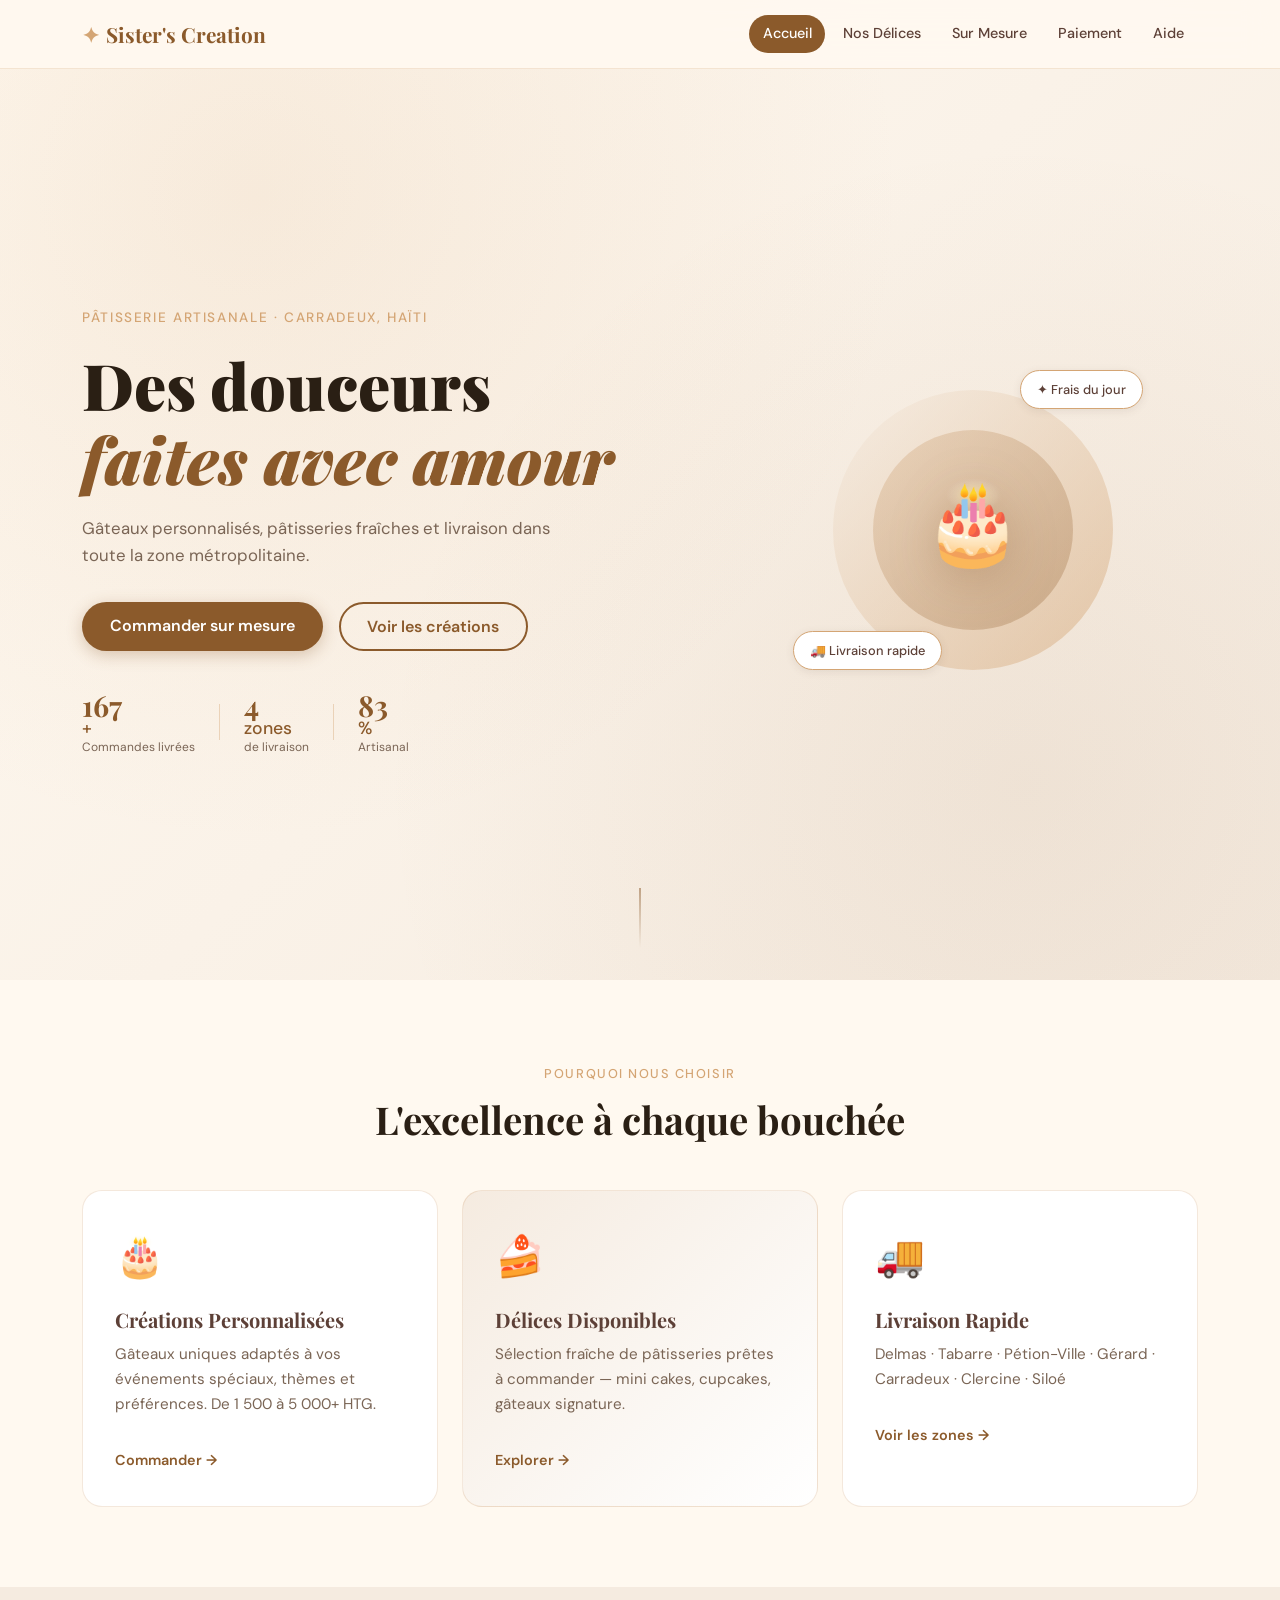
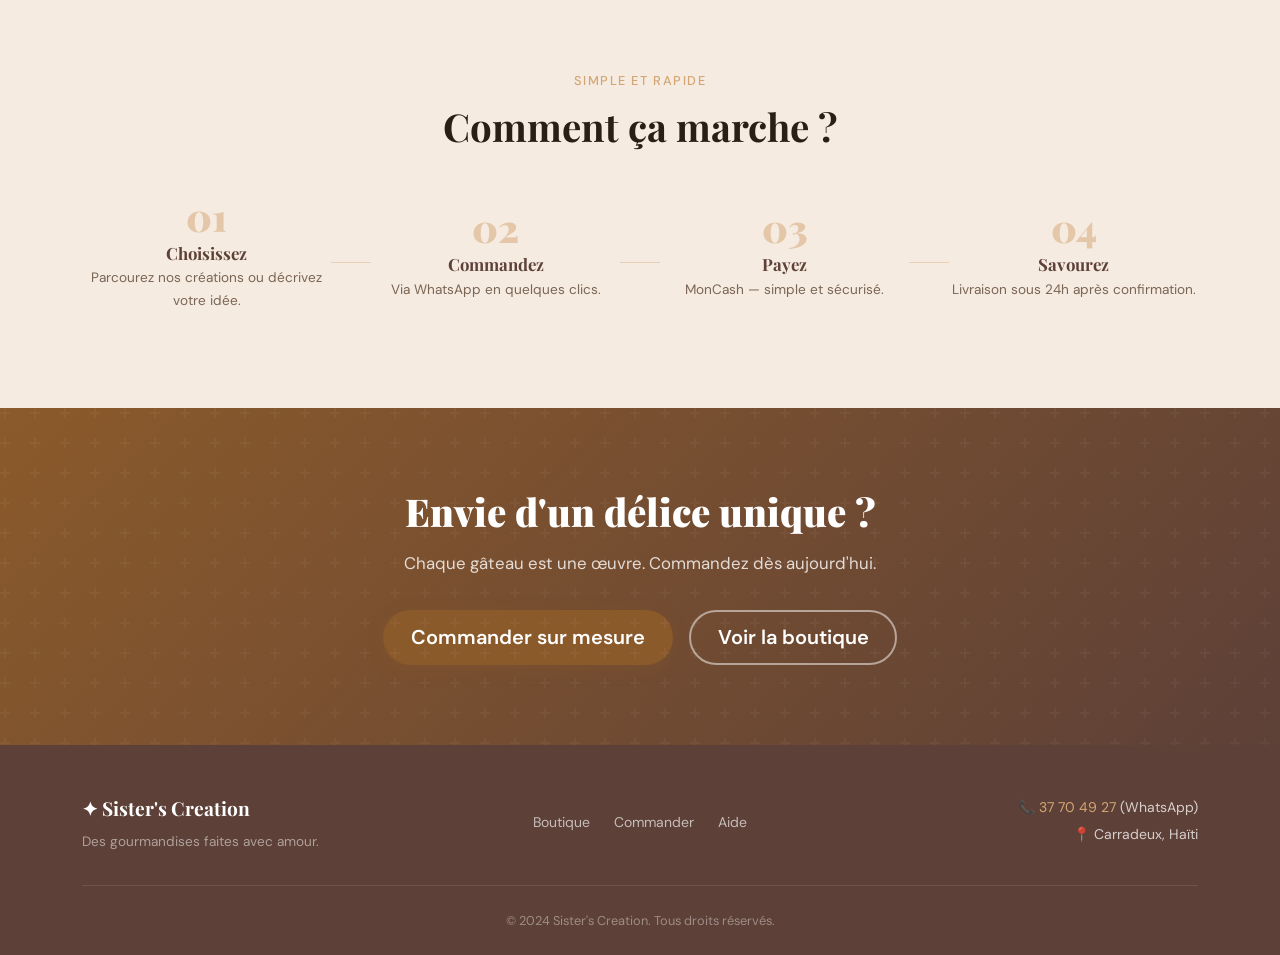
<file: index.html>
<!DOCTYPE html>
<html lang="fr">
<head>
  <meta charset="UTF-8" />
  <meta name="viewport" content="width=device-width, initial-scale=1.0"/>
  <meta name="description" content="Sister's Creation – Des gourmandises artisanales sur mesure à Carradeux, Haïti.">
  <title>The Sister's Creation – Pâtisserie Artisanale</title>
  <link href="https://cdn.jsdelivr.net/npm/bootstrap@5.3.3/dist/css/bootstrap.min.css" rel="stylesheet">
  <link href="https://fonts.googleapis.com/css2?family=Playfair+Display:wght@400;700;900&family=DM+Sans:wght@300;400;500&display=swap" rel="stylesheet">
  <link rel="stylesheet" href="style.css">
</head>
<body>

  <!-- NAVBAR -->
  <nav class="navbar navbar-expand-lg sc-navbar fixed-top">
    <div class="container">
      <a class="navbar-brand sc-brand" href="index.html">
        <span class="brand-icon">✦</span> Sister's Creation
      </a>
      <button class="navbar-toggler sc-toggler" type="button" data-bs-toggle="collapse" data-bs-target="#navMenu">
        <span class="toggler-line"></span>
        <span class="toggler-line"></span>
        <span class="toggler-line"></span>
      </button>
      <div class="collapse navbar-collapse" id="navMenu">
        <ul class="navbar-nav ms-auto gap-1">
          <li class="nav-item"><a class="nav-link sc-nav-link active" href="index.html">Accueil</a></li>
          <li class="nav-item"><a class="nav-link sc-nav-link" href="boutique.html">Nos Délices</a></li>
          <li class="nav-item"><a class="nav-link sc-nav-link" href="commande.html">Sur Mesure</a></li>
          <li class="nav-item"><a class="nav-link sc-nav-link" href="paiement.html">Paiement</a></li>
          <li class="nav-item"><a class="nav-link sc-nav-link" href="aide.html">Aide</a></li>
        </ul>
      </div>
    </div>
  </nav>

  <!-- HERO -->
  <section class="hero-section d-flex align-items-center">
    <div class="hero-bg-pattern"></div>
    <div class="container position-relative">
      <div class="row align-items-center min-vh-100">
        <div class="col-lg-7 hero-text-col">
          <div class="hero-label reveal-up">Pâtisserie Artisanale · Carradeux, Haïti</div>
          <h1 class="hero-title reveal-up delay-1">Des douceurs <br><em>faites avec amour</em></h1>
          <p class="hero-desc reveal-up delay-2">Gâteaux personnalisés, pâtisseries fraîches et livraison dans toute la zone métropolitaine.</p>
          <div class="hero-btns reveal-up delay-3">
            <a href="commande.html" class="btn sc-btn-primary">Commander sur mesure</a>
            <a href="boutique.html" class="btn sc-btn-outline">Voir les créations</a>
          </div>
          <div class="hero-stats reveal-up delay-4">
            <div class="stat-item"><span class="stat-num" data-target="200">0</span><span>+</span><small>Commandes livrées</small></div>
            <div class="stat-divider"></div>
            <div class="stat-item"><span class="stat-num" data-target="5">0</span><span> zones</span><small>de livraison</small></div>
            <div class="stat-divider"></div>
            <div class="stat-item"><span class="stat-num" data-target="100">0</span><span>%</span><small>Artisanal</small></div>
          </div>
        </div>
        <div class="col-lg-5 hero-visual-col d-none d-lg-flex justify-content-center">
          <div class="hero-cake-visual reveal-right">
            <div class="cake-circle cake-circle-1"></div>
            <div class="cake-circle cake-circle-2"></div>
            <div class="cake-emoji">🎂</div>
            <div class="float-badge float-badge-1">✦ Frais du jour</div>
            <div class="float-badge float-badge-2">🚚 Livraison rapide</div>
          </div>
        </div>
      </div>
    </div>
    <div class="hero-scroll-indicator">
      <div class="scroll-line"></div>
    </div>
  </section>

  <!-- FEATURES -->
  <section class="features-section py-6">
    <div class="container">
      <div class="section-header text-center mb-5 reveal-up">
        <span class="section-tag">Pourquoi nous choisir</span>
        <h2 class="section-title">L'excellence à chaque bouchée</h2>
      </div>
      <div class="row g-4">
        <div class="col-md-4 reveal-up delay-1">
          <div class="feature-card">
            <div class="feature-icon-wrap"><span>🎂</span></div>
            <h3>Créations Personnalisées</h3>
            <p>Gâteaux uniques adaptés à vos événements spéciaux, thèmes et préférences. De 1 500 à 5 000+ HTG.</p>
            <a href="commande.html" class="feature-link">Commander →</a>
          </div>
        </div>
        <div class="col-md-4 reveal-up delay-2">
          <div class="feature-card feature-card-accent">
            <div class="feature-icon-wrap"><span>🍰</span></div>
            <h3>Délices Disponibles</h3>
            <p>Sélection fraîche de pâtisseries prêtes à commander — mini cakes, cupcakes, gâteaux signature.</p>
            <a href="boutique.html" class="feature-link">Explorer →</a>
          </div>
        </div>
        <div class="col-md-4 reveal-up delay-3">
          <div class="feature-card">
            <div class="feature-icon-wrap"><span>🚚</span></div>
            <h3>Livraison Rapide</h3>
            <p>Delmas · Tabarre · Pétion-Ville · Gérard · Carradeux · Clercine · Siloé</p>
            <a href="paiement.html" class="feature-link">Voir les zones →</a>
          </div>
        </div>
      </div>
    </div>
  </section>

  <!-- PROCESS -->
  <section class="process-section py-6">
    <div class="container">
      <div class="section-header text-center mb-5 reveal-up">
        <span class="section-tag">Simple et rapide</span>
        <h2 class="section-title">Comment ça marche ?</h2>
      </div>
      <div class="process-timeline">
        <div class="process-step reveal-up delay-1">
          <div class="process-num">01</div>
          <div class="process-content">
            <h4>Choisissez</h4>
            <p>Parcourez nos créations ou décrivez votre idée.</p>
          </div>
        </div>
        <div class="process-connector"></div>
        <div class="process-step reveal-up delay-2">
          <div class="process-num">02</div>
          <div class="process-content">
            <h4>Commandez</h4>
            <p>Via WhatsApp en quelques clics.</p>
          </div>
        </div>
        <div class="process-connector"></div>
        <div class="process-step reveal-up delay-3">
          <div class="process-num">03</div>
          <div class="process-content">
            <h4>Payez</h4>
            <p>MonCash — simple et sécurisé.</p>
          </div>
        </div>
        <div class="process-connector"></div>
        <div class="process-step reveal-up delay-4">
          <div class="process-num">04</div>
          <div class="process-content">
            <h4>Savourez</h4>
            <p>Livraison sous 24h après confirmation.</p>
          </div>
        </div>
      </div>
    </div>
  </section>

  <!-- CTA BANNER -->
  <section class="cta-banner py-6 reveal-up">
    <div class="container text-center">
      <h2 class="cta-title">Envie d'un délice unique ?</h2>
      <p class="cta-sub">Chaque gâteau est une œuvre. Commandez dès aujourd'hui.</p>
      <div class="d-flex gap-3 justify-content-center flex-wrap">
        <a href="commande.html" class="btn sc-btn-primary btn-lg">Commander sur mesure</a>
        <a href="boutique.html" class="btn sc-btn-outline btn-lg">Voir la boutique</a>
      </div>
    </div>
  </section>

  <!-- FOOTER -->
  <footer class="sc-footer">
    <div class="container">
      <div class="row align-items-center">
        <div class="col-md-4 mb-3 mb-md-0">
          <div class="footer-brand">✦ Sister's Creation</div>
          <p class="footer-tagline">Des gourmandises faites avec amour.</p>
        </div>
        <div class="col-md-4 mb-3 mb-md-0 text-center">
          <div class="footer-nav">
            <a href="boutique.html">Boutique</a>
            <a href="commande.html">Commander</a>
            <a href="aide.html">Aide</a>
          </div>
        </div>
        <div class="col-md-4 text-md-end">
          <p class="footer-contact">📞 <a href="https://wa.me/50937704927">37 70 49 27</a> (WhatsApp)</p>
          <p class="footer-contact">📍 Carradeux, Haïti</p>
        </div>
      </div>
      <div class="footer-bottom">
        <p>&copy; 2024 Sister's Creation. Tous droits réservés.</p>
      </div>
    </div>
  </footer>

  <script src="https://cdn.jsdelivr.net/npm/bootstrap@5.3.3/dist/js/bootstrap.bundle.min.js"></script>
  <script src="main.js"></script>
</body>
</html>
</file>
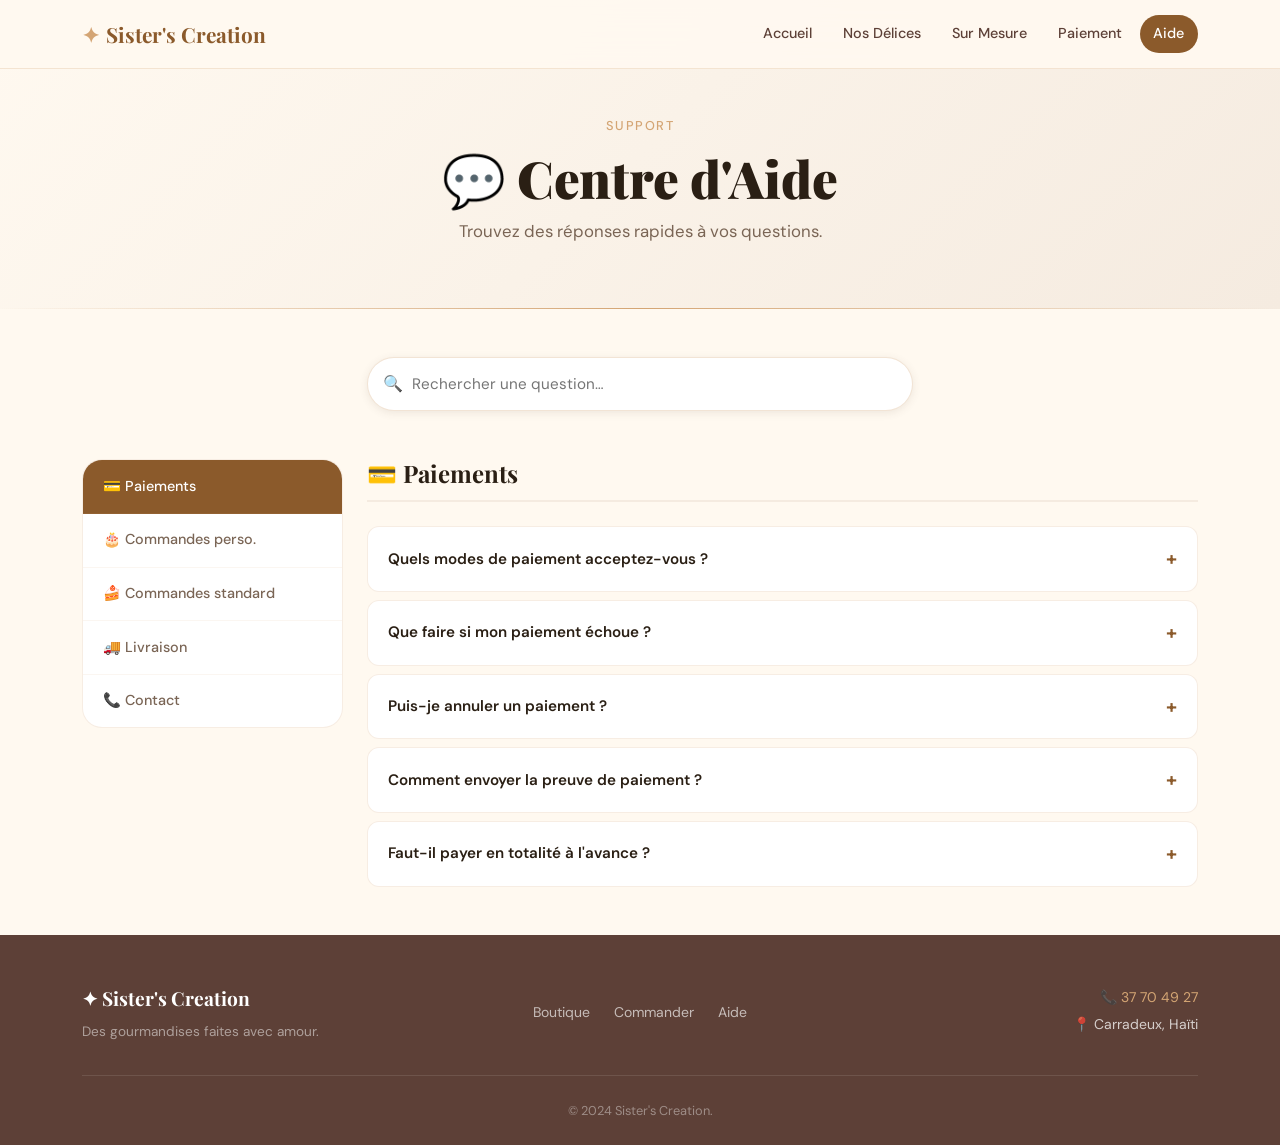
<file: aide.html>
<!DOCTYPE html>
<html lang="fr">
<head>
  <meta charset="UTF-8" />
  <meta name="viewport" content="width=device-width, initial-scale=1.0"/>
  <title>Aide – Sister's Creation</title>
  <link href="https://cdn.jsdelivr.net/npm/bootstrap@5.3.3/dist/css/bootstrap.min.css" rel="stylesheet">
  <link href="https://fonts.googleapis.com/css2?family=Playfair+Display:wght@400;700;900&family=DM+Sans:wght@300;400;500&display=swap" rel="stylesheet">
  <link rel="stylesheet" href="style.css">
</head>
<body>

  <nav class="navbar navbar-expand-lg sc-navbar fixed-top">
    <div class="container">
      <a class="navbar-brand sc-brand" href="index.html"><span class="brand-icon">✦</span> Sister's Creation</a>
      <button class="navbar-toggler sc-toggler" type="button" data-bs-toggle="collapse" data-bs-target="#navMenu">
        <span class="toggler-line"></span><span class="toggler-line"></span><span class="toggler-line"></span>
      </button>
      <div class="collapse navbar-collapse" id="navMenu">
        <ul class="navbar-nav ms-auto gap-1">
          <li class="nav-item"><a class="nav-link sc-nav-link" href="index.html">Accueil</a></li>
          <li class="nav-item"><a class="nav-link sc-nav-link" href="boutique.html">Nos Délices</a></li>
          <li class="nav-item"><a class="nav-link sc-nav-link" href="commande.html">Sur Mesure</a></li>
          <li class="nav-item"><a class="nav-link sc-nav-link" href="paiement.html">Paiement</a></li>
          <li class="nav-item"><a class="nav-link sc-nav-link active" href="aide.html">Aide</a></li>
        </ul>
      </div>
    </div>
  </nav>

  <section class="page-header">
    <div class="container text-center">
      <span class="section-tag reveal-up">Support</span>
      <h1 class="page-title reveal-up delay-1">💬 Centre d'Aide</h1>
      <p class="page-subtitle reveal-up delay-2">Trouvez des réponses rapides à vos questions.</p>
    </div>
  </section>

  <main class="py-5">
    <div class="container">

      <!-- SEARCH -->
      <div class="row justify-content-center mb-5 reveal-up">
        <div class="col-md-6">
          <div class="search-wrap">
            <span class="search-icon">🔍</span>
            <input type="text" id="faq-search" class="sc-search" placeholder="Rechercher une question…">
          </div>
        </div>
      </div>

      <div class="row g-4">

        <!-- SIDEBAR CATEGORIES -->
        <div class="col-lg-3 reveal-up delay-1">
          <div class="help-categories">
            <div class="help-cat active" data-tab="payment">💳 Paiements</div>
            <div class="help-cat" data-tab="custom">🎂 Commandes perso.</div>
            <div class="help-cat" data-tab="standard">🍰 Commandes standard</div>
            <div class="help-cat" data-tab="delivery">🚚 Livraison</div>
            <div class="help-cat" data-tab="contact">📞 Contact</div>
          </div>
        </div>

        <!-- CONTENT -->
        <div class="col-lg-9 reveal-up delay-2">

          <!-- PAIEMENTS -->
          <div class="help-panel active" id="tab-payment">
            <h2 class="help-panel-title">💳 Paiements</h2>
            <div class="faq-group">
              <div class="faq-item">
                <button class="faq-question" type="button">Quels modes de paiement acceptez-vous ? <span class="faq-icon">+</span></button>
                <div class="faq-answer">Nous acceptons uniquement <strong>MonCash</strong> (Digicel). Aucun paiement en espèces ou virement bancaire classique n'est accepté pour les commandes en ligne.</div>
              </div>
              <div class="faq-item">
                <button class="faq-question" type="button">Que faire si mon paiement échoue ? <span class="faq-icon">+</span></button>
                <div class="faq-answer">Vérifiez d'abord le solde de votre portefeuille MonCash en composant le <code>*202#</code>. Si le problème persiste, contactez le support MonCash au numéro indiqué dans l'application ou réessayez plus tard.</div>
              </div>
              <div class="faq-item">
                <button class="faq-question" type="button">Puis-je annuler un paiement ? <span class="faq-icon">+</span></button>
                <div class="faq-answer">Les paiements MonCash ne sont pas annulables une fois validés. Si vous souhaitez annuler votre commande, <strong>contactez-nous immédiatement</strong> via WhatsApp et nous ferons notre possible pour vous aider.</div>
              </div>
              <div class="faq-item">
                <button class="faq-question" type="button">Comment envoyer la preuve de paiement ? <span class="faq-icon">+</span></button>
                <div class="faq-answer">Prenez une capture d'écran de la confirmation MonCash et envoyez-la par WhatsApp au <strong>37 70 49 27</strong> avec votre nom et numéro de commande.</div>
              </div>
              <div class="faq-item">
                <button class="faq-question" type="button">Faut-il payer en totalité à l'avance ? <span class="faq-icon">+</span></button>
                <div class="faq-answer">Pour les commandes personnalisées, un <strong>acompte de 30%</strong> est requis pour confirmer la commande. Le solde est payé à la livraison. Pour les commandes standards, le paiement intégral est requis.</div>
              </div>
            </div>
          </div>

          <!-- COMMANDES PERSO -->
          <div class="help-panel" id="tab-custom">
            <h2 class="help-panel-title">🎂 Commandes Personnalisées</h2>
            <div class="faq-group">
              <div class="faq-item">
                <button class="faq-question" type="button">Quel est le délai pour une commande personnalisée ? <span class="faq-icon">+</span></button>
                <div class="faq-answer">Il faut un préavis de <strong>3 à 5 jours</strong> selon la complexité. Les créations très élaborées (plusieurs étages, décors complexes) peuvent nécessiter jusqu'à 7 jours.</div>
              </div>
              <div class="faq-item">
                <button class="faq-question" type="button">Puis-je apporter ma propre image pour le gâteau ? <span class="faq-icon">+</span></button>
                <div class="faq-answer">Oui ! Nous pouvons imprimer des <strong>images comestibles</strong> sur vos gâteaux. Envoyez l'image en haute résolution (minimum 300 DPI) au moins 4 jours à l'avance via WhatsApp.</div>
              </div>
              <div class="faq-item">
                <button class="faq-question" type="button">Quels sont les prix pour une commande personnalisée ? <span class="faq-icon">+</span></button>
                <div class="faq-answer">Les prix commencent à <strong>1 500 HTG</strong> pour une création simple et peuvent aller jusqu'à <strong>5 000 HTG ou plus</strong> pour des pièces élaborées. Un devis vous est fourni après description de votre idée.</div>
              </div>
              <div class="faq-item">
                <button class="faq-question" type="button">Quelles saveurs proposez-vous ? <span class="faq-icon">+</span></button>
                <div class="faq-answer">Nous proposons : chocolat, vanille, fraise, noix de coco, citron, et des combinaisons sur demande. Mentionnez vos préférences dans le formulaire de commande.</div>
              </div>
            </div>
          </div>

          <!-- COMMANDES STANDARD -->
          <div class="help-panel" id="tab-standard">
            <h2 class="help-panel-title">🍰 Commandes Standards</h2>
            <div class="faq-group">
              <div class="faq-item">
                <button class="faq-question" type="button">Comment commander un délice standard ? <span class="faq-icon">+</span></button>
                <div class="faq-answer">Parcourez notre <a href="boutique.html">boutique en ligne</a>, cliquez sur "Commander" à côté du produit souhaité. WhatsApp s'ouvrira avec votre commande pré-remplie.</div>
              </div>
              <div class="faq-item">
                <button class="faq-question" type="button">Puis-je modifier ma commande après paiement ? <span class="faq-icon">+</span></button>
                <div class="faq-answer">Les modifications ne sont possibles que si la préparation n'a pas encore commencé. <strong>Contactez-nous immédiatement</strong> par téléphone dès que vous souhaitez modifier votre commande.</div>
              </div>
              <div class="faq-item">
                <button class="faq-question" type="button">Jusqu'à quelle heure puis-je commander ? <span class="faq-icon">+</span></button>
                <div class="faq-answer">Les commandes standards peuvent être passées jusqu'à <strong>18h la veille</strong> pour une livraison le lendemain. Pour une livraison le jour même, commandez avant <strong>10h du matin</strong>.</div>
              </div>
            </div>
          </div>

          <!-- LIVRAISON -->
          <div class="help-panel" id="tab-delivery">
            <h2 class="help-panel-title">🚚 Livraison</h2>
            <div class="faq-group">
              <div class="faq-item">
                <button class="faq-question" type="button">Quelles zones sont couvertes par la livraison ? <span class="faq-icon">+</span></button>
                <div class="faq-answer">Nous livrons dans les zones suivantes : <strong>Delmas, Tabarre, Pétion-Ville, Gérard, Carradeux, Clercine</strong> et <strong>Siloé</strong>. Pour d'autres zones, contactez-nous pour vérifier la faisabilité.</div>
              </div>
              <div class="faq-item">
                <button class="faq-question" type="button">Y a-t-il des frais de livraison ? <span class="faq-icon">+</span></button>
                <div class="faq-answer">Les frais de livraison varient selon la zone. Ils vous seront communiqués lors de la confirmation de commande.</div>
              </div>
              <div class="faq-item">
                <button class="faq-question" type="button">Quel est le délai de livraison ? <span class="faq-icon">+</span></button>
                <div class="faq-answer">La livraison s'effectue généralement sous <strong>24h après réception du paiement</strong> pour les commandes standards. Pour les créations personnalisées, le délai est de 3 à 5 jours.</div>
              </div>
            </div>
          </div>

          <!-- CONTACT -->
          <div class="help-panel" id="tab-contact">
            <h2 class="help-panel-title">📞 Contactez-nous</h2>
            <div class="row g-3 mb-4">
              <div class="col-sm-4">
                <div class="contact-chip">
                  <div class="contact-chip-icon">📧</div>
                  <h5>Email</h5>
                  <p>francillonlaurie98@gmail.com</p>
                  <small>Réponse sous 24h</small>
                </div>
              </div>
              <div class="col-sm-4">
                <div class="contact-chip contact-chip-highlight">
                  <div class="contact-chip-icon">📱</div>
                  <h5>WhatsApp</h5>
                  <p><a href="https://wa.me/50937704927">37 70 49 27</a></p>
                  <small>Preuves de paiement</small>
                </div>
              </div>
              <div class="col-sm-4">
                <div class="contact-chip">
                  <div class="contact-chip-icon">📍</div>
                  <h5>Adresse</h5>
                  <p>Carradeux, Haïti</p>
                  <small>Sur commande uniquement</small>
                </div>
              </div>
            </div>

            <div class="sc-form-container">
              <h3 class="form-title" style="font-size:1.4rem">Envoyer un message</h3>
              <form id="contact-form">
                <div class="row g-3">
                  <div class="col-md-6">
                    <label class="sc-label required">Nom complet</label>
                    <input type="text" id="c-name" class="sc-input" required placeholder="Votre nom">
                  </div>
                  <div class="col-md-6">
                    <label class="sc-label required">Téléphone</label>
                    <input type="tel" id="c-phone" class="sc-input" required placeholder="Votre numéro">
                  </div>
                  <div class="col-12">
                    <label class="sc-label required">Sujet</label>
                    <select id="c-subject" class="sc-input" required>
                      <option value="">Sélectionnez un sujet</option>
                      <option value="Problème de paiement">Problème de paiement</option>
                      <option value="Commande personnalisée">Commande personnalisée</option>
                      <option value="Commande standard">Commande standard</option>
                      <option value="Problème de livraison">Problème de livraison</option>
                      <option value="Autre">Autre</option>
                    </select>
                  </div>
                  <div class="col-12">
                    <label class="sc-label required">Message</label>
                    <textarea id="c-message" class="sc-input" rows="4" required placeholder="Décrivez votre question…"></textarea>
                  </div>
                  <div class="col-12">
                    <button type="button" onclick="sendContact()" class="btn sc-btn-whatsapp w-100">📱 Envoyer via WhatsApp</button>
                  </div>
                </div>
              </form>
            </div>
          </div>

        </div>
      </div>
    </div>
  </main>

  <footer class="sc-footer">
    <div class="container">
      <div class="row align-items-center">
        <div class="col-md-4 mb-3 mb-md-0"><div class="footer-brand">✦ Sister's Creation</div><p class="footer-tagline">Des gourmandises faites avec amour.</p></div>
        <div class="col-md-4 mb-3 mb-md-0 text-center"><div class="footer-nav"><a href="boutique.html">Boutique</a><a href="commande.html">Commander</a><a href="aide.html">Aide</a></div></div>
        <div class="col-md-4 text-md-end"><p class="footer-contact">📞 <a href="https://wa.me/50937704927">37 70 49 27</a></p><p class="footer-contact">📍 Carradeux, Haïti</p></div>
      </div>
      <div class="footer-bottom"><p>&copy; 2024 Sister's Creation.</p></div>
    </div>
  </footer>

  <script src="https://cdn.jsdelivr.net/npm/bootstrap@5.3.3/dist/js/bootstrap.bundle.min.js"></script>
  <script src="main.js"></script>
  <script>
    // Tabs
    document.querySelectorAll('.help-cat').forEach(cat => {
      cat.addEventListener('click', function() {
        document.querySelectorAll('.help-cat').forEach(c => c.classList.remove('active'));
        document.querySelectorAll('.help-panel').forEach(p => p.classList.remove('active'));
        this.classList.add('active');
        document.getElementById('tab-' + this.dataset.tab).classList.add('active');
      });
    });

    // FAQ accordion
    document.querySelectorAll('.faq-question').forEach(btn => {
      btn.addEventListener('click', function() {
        const item = this.closest('.faq-item');
        const isOpen = item.classList.contains('open');
        document.querySelectorAll('.faq-item').forEach(i => {
          i.classList.remove('open');
          i.querySelector('.faq-icon').textContent = '+';
        });
        if (!isOpen) {
          item.classList.add('open');
          this.querySelector('.faq-icon').textContent = '−';
        }
      });
    });

    // Search
    document.getElementById('faq-search').addEventListener('input', function() {
      const q = this.value.toLowerCase().trim();
      if (!q) { document.querySelectorAll('.faq-item').forEach(i => i.style.display = ''); return; }
      document.querySelectorAll('.faq-item').forEach(item => {
        item.style.display = item.textContent.toLowerCase().includes(q) ? '' : 'none';
      });
      // Activate all panels to show results
      document.querySelectorAll('.help-panel').forEach(p => p.classList.add('active'));
    });

    function sendContact() {
      const name = document.getElementById('c-name').value;
      const phone = document.getElementById('c-phone').value;
      const subject = document.getElementById('c-subject').value;
      const message = document.getElementById('c-message').value;
      if (!name || !phone || !subject || !message) { alert('⚠️ Veuillez remplir tous les champs.'); return; }
      const msg = `Bonjour !\n\nJe m'appelle ${name}.\nMon numéro : ${phone}\n\nSujet : ${subject}\n\nMessage :\n${message}`;
      window.open(`https://wa.me/50937704927?text=${encodeURIComponent(msg)}`, '_blank');
    }
  </script>
</body>
</html>
</file>
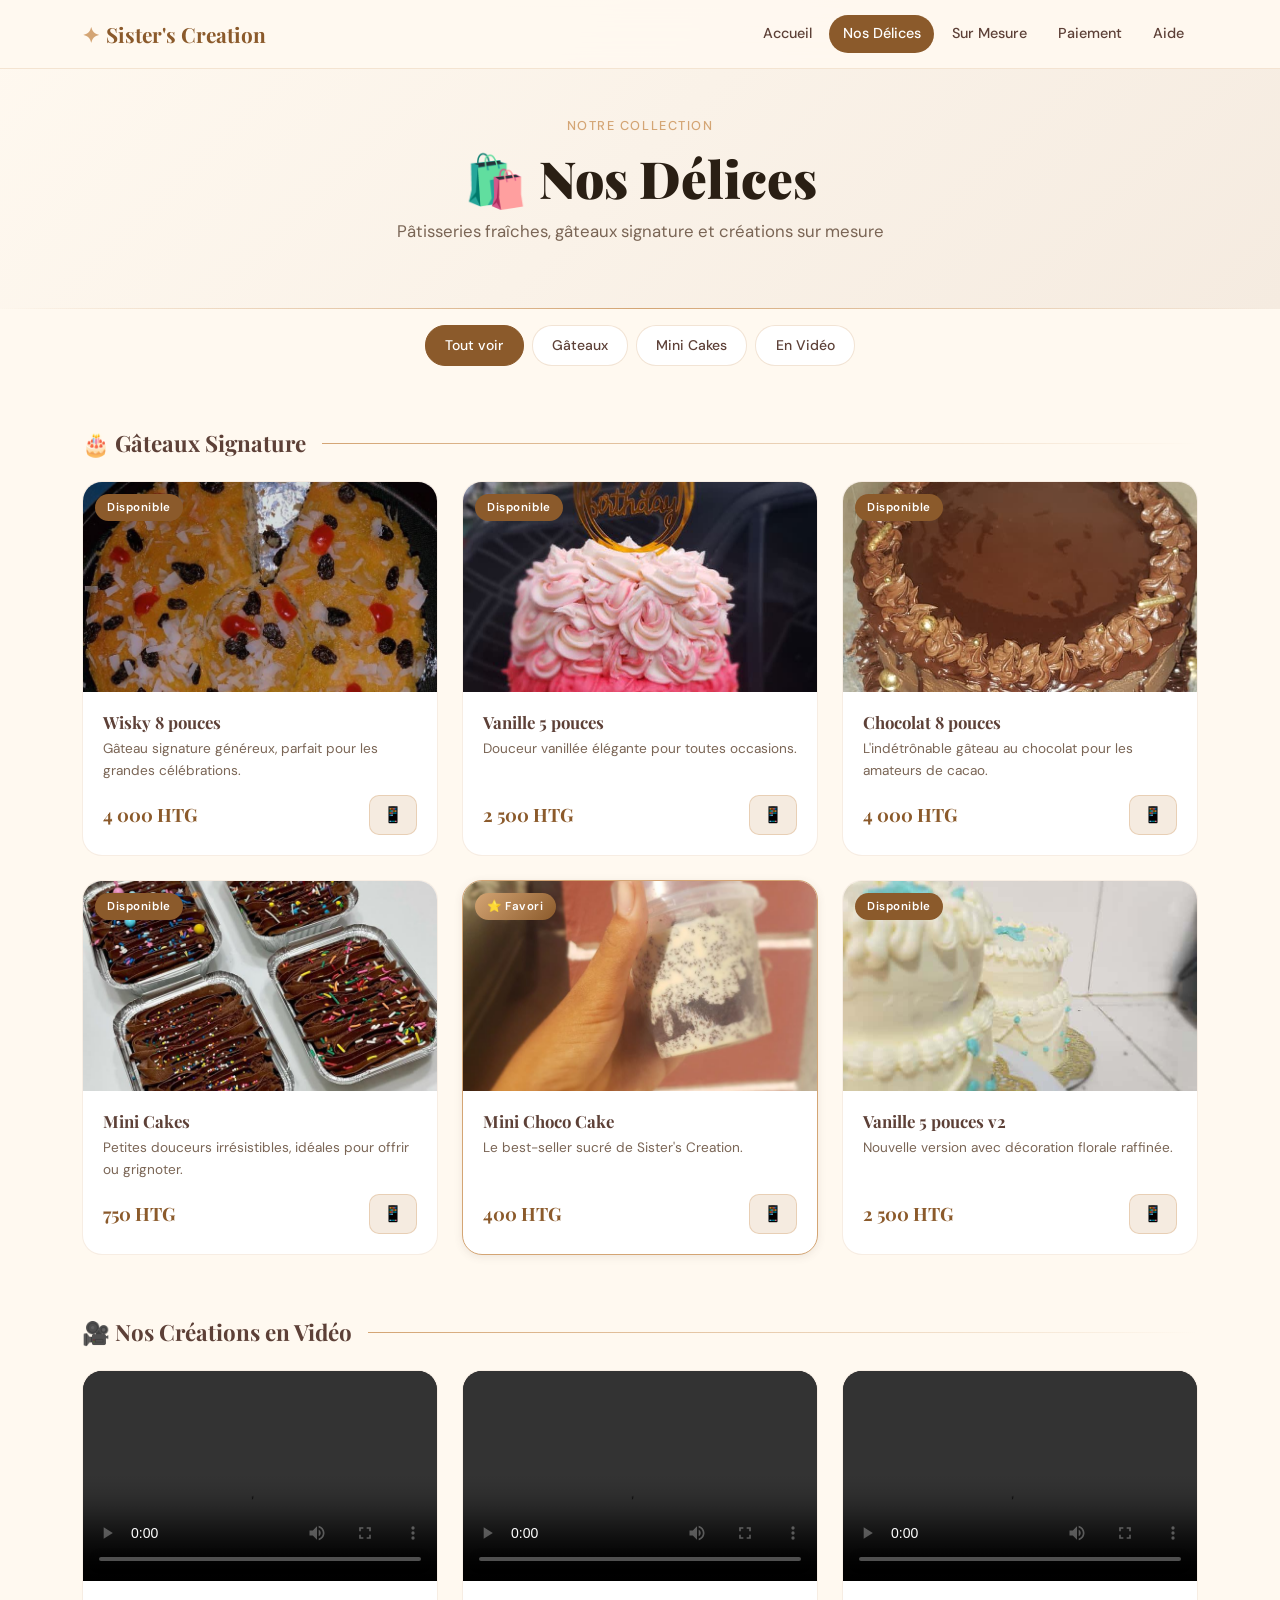
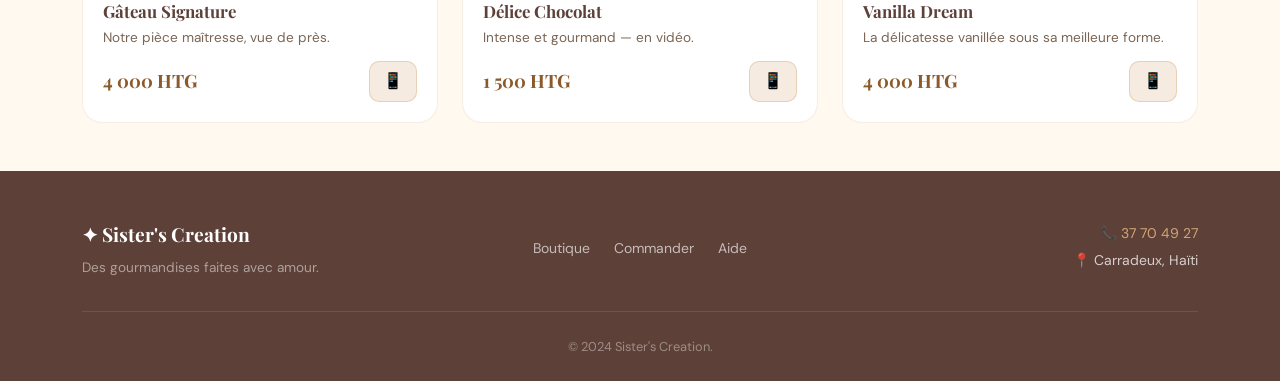
<file: boutique.html>
<!DOCTYPE html>
<html lang="fr">
<head>
  <meta charset="UTF-8" />
  <meta name="viewport" content="width=device-width, initial-scale=1.0"/>
  <title>Boutique – Sister's Creation</title>
  <link href="https://cdn.jsdelivr.net/npm/bootstrap@5.3.3/dist/css/bootstrap.min.css" rel="stylesheet">
  <link href="https://fonts.googleapis.com/css2?family=Playfair+Display:wght@400;700;900&family=DM+Sans:wght@300;400;500&display=swap" rel="stylesheet">
  <link rel="stylesheet" href="style.css">
</head>
<body>

  <nav class="navbar navbar-expand-lg sc-navbar fixed-top">
    <div class="container">
      <a class="navbar-brand sc-brand" href="index.html"><span class="brand-icon">✦</span> Sister's Creation</a>
      <button class="navbar-toggler sc-toggler" type="button" data-bs-toggle="collapse" data-bs-target="#navMenu">
        <span class="toggler-line"></span><span class="toggler-line"></span><span class="toggler-line"></span>
      </button>
      <div class="collapse navbar-collapse" id="navMenu">
        <ul class="navbar-nav ms-auto gap-1">
          <li class="nav-item"><a class="nav-link sc-nav-link" href="index.html">Accueil</a></li>
          <li class="nav-item"><a class="nav-link sc-nav-link active" href="boutique.html">Nos Délices</a></li>
          <li class="nav-item"><a class="nav-link sc-nav-link" href="commande.html">Sur Mesure</a></li>
          <li class="nav-item"><a class="nav-link sc-nav-link" href="paiement.html">Paiement</a></li>
          <li class="nav-item"><a class="nav-link sc-nav-link" href="aide.html">Aide</a></li>
        </ul>
      </div>
    </div>
  </nav>

  <!-- PAGE HEADER -->
  <section class="page-header">
    <div class="container text-center">
      <span class="section-tag reveal-up">Notre collection</span>
      <h1 class="page-title reveal-up delay-1">🛍️ Nos Délices</h1>
      <p class="page-subtitle reveal-up delay-2">Pâtisseries fraîches, gâteaux signature et créations sur mesure</p>
    </div>
  </section>

  <!-- FILTER BAR -->
  <section class="filter-bar py-3 sticky-top" style="top:70px; z-index:100; background:var(--light-color);">
    <div class="container">
      <div class="d-flex gap-2 flex-wrap justify-content-center">
        <button class="filter-btn active" data-filter="all">Tout voir</button>
        <button class="filter-btn" data-filter="gateau">Gâteaux</button>
        <button class="filter-btn" data-filter="mini">Mini Cakes</button>
        <button class="filter-btn" data-filter="video">En Vidéo</button>
      </div>
    </div>
  </section>

  <main class="py-5">
    <div class="container">

      <!-- GÂTEAUX SIGNATURE -->
      <div class="category-header reveal-up mb-4">
        <h2 class="category-title">🎂 Gâteaux Signature</h2>
        <div class="category-line"></div>
      </div>

      <div class="row g-4 products-grid">

        <div class="col-sm-6 col-lg-4 product-item reveal-up delay-1" data-category="gateau">
          <div class="product-card">
            <div class="product-img-wrap">
              <img src="images/gateau.jpg" alt="Wisky 8 pouces" class="product-img" onerror="this.src='https://placehold.co/400x280/d4a574/fff?text=🎂+Wisky+8p'">
              <span class="product-badge">Disponible</span>
              <div class="product-overlay">
                <button onclick="commanderProduit('Wisky 8 pouces','4000 HTG')" class="btn sc-btn-primary-sm">Commander</button>
              </div>
            </div>
            <div class="product-info">
              <h3 class="product-name">Wisky 8 pouces</h3>
              <p class="product-desc">Gâteau signature généreux, parfait pour les grandes célébrations.</p>
              <div class="product-footer">
                <span class="product-price">4 000 HTG</span>
                <button onclick="commanderProduit('Wisky 8 pouces','4000 HTG')" class="btn sc-btn-icon">📱</button>
              </div>
            </div>
          </div>
        </div>

        <div class="col-sm-6 col-lg-4 product-item reveal-up delay-2" data-category="gateau">
          <div class="product-card">
            <div class="product-img-wrap">
              <img src="images/rose.jpg" alt="Vanille 5 pouces" class="product-img" onerror="this.src='https://placehold.co/400x280/d4a574/fff?text=🌸+Vanille+5p'">
              <span class="product-badge">Disponible</span>
              <div class="product-overlay">
                <button onclick="commanderProduit('Vanille 5 pouces','2500 HTG')" class="btn sc-btn-primary-sm">Commander</button>
              </div>
            </div>
            <div class="product-info">
              <h3 class="product-name">Vanille 5 pouces</h3>
              <p class="product-desc">Douceur vanillée élégante pour toutes occasions.</p>
              <div class="product-footer">
                <span class="product-price">2 500 HTG</span>
                <button onclick="commanderProduit('Vanille 5 pouces','2500 HTG')" class="btn sc-btn-icon">📱</button>
              </div>
            </div>
          </div>
        </div>

        <div class="col-sm-6 col-lg-4 product-item reveal-up delay-3" data-category="gateau">
          <div class="product-card">
            <div class="product-img-wrap">
              <img src="images/choco.jpg" alt="Gâteau chocolat 8 pouces" class="product-img" onerror="this.src='https://placehold.co/400x280/5d4037/fff?text=🍫+Choco+8p'">
              <span class="product-badge">Disponible</span>
              <div class="product-overlay">
                <button onclick="commanderProduit('Gâteau au chocolat 8 pouces','4000 HTG')" class="btn sc-btn-primary-sm">Commander</button>
              </div>
            </div>
            <div class="product-info">
              <h3 class="product-name">Chocolat 8 pouces</h3>
              <p class="product-desc">L'indétrônable gâteau au chocolat pour les amateurs de cacao.</p>
              <div class="product-footer">
                <span class="product-price">4 000 HTG</span>
                <button onclick="commanderProduit('Gâteau au chocolat 8 pouces','4000 HTG')" class="btn sc-btn-icon">📱</button>
              </div>
            </div>
          </div>
        </div>

        <div class="col-sm-6 col-lg-4 product-item reveal-up delay-1" data-category="mini">
          <div class="product-card">
            <div class="product-img-wrap">
              <img src="images/cookies.jpg" alt="Mini Cakes" class="product-img" onerror="this.src='https://placehold.co/400x280/d4a574/fff?text=🧁+Mini+Cakes'">
              <span class="product-badge">Disponible</span>
              <div class="product-overlay">
                <button onclick="commanderProduit('Mini Cakes','750 HTG')" class="btn sc-btn-primary-sm">Commander</button>
              </div>
            </div>
            <div class="product-info">
              <h3 class="product-name">Mini Cakes</h3>
              <p class="product-desc">Petites douceurs irrésistibles, idéales pour offrir ou grignoter.</p>
              <div class="product-footer">
                <span class="product-price">750 HTG</span>
                <button onclick="commanderProduit('Mini Cakes','750 HTG')" class="btn sc-btn-icon">📱</button>
              </div>
            </div>
          </div>
        </div>

        <div class="col-sm-6 col-lg-4 product-item reveal-up delay-2" data-category="mini">
          <div class="product-card product-card-featured">
            <div class="product-img-wrap">
              <img src="images/mini.jpg" alt="Mini choco cake" class="product-img" onerror="this.src='https://placehold.co/400x280/5d4037/fff?text=🍫+Mini+Choco'">
              <span class="product-badge product-badge-hot">⭐ Favori</span>
              <div class="product-overlay">
                <button onclick="commanderProduit('Mini choco cake','400 HTG')" class="btn sc-btn-primary-sm">Commander</button>
              </div>
            </div>
            <div class="product-info">
              <h3 class="product-name">Mini Choco Cake</h3>
              <p class="product-desc">Le best-seller sucré de Sister's Creation.</p>
              <div class="product-footer">
                <span class="product-price">400 HTG</span>
                <button onclick="commanderProduit('Mini choco cake','400 HTG')" class="btn sc-btn-icon">📱</button>
              </div>
            </div>
          </div>
        </div>

        <div class="col-sm-6 col-lg-4 product-item reveal-up delay-3" data-category="gateau">
          <div class="product-card">
            <div class="product-img-wrap">
              <img src="images/vanille.jpg" alt="Vanille 5 pouces v2" class="product-img" onerror="this.src='https://placehold.co/400x280/d4a574/fff?text=🌷+Vanille+v2'">
              <span class="product-badge">Disponible</span>
              <div class="product-overlay">
                <button onclick="commanderProduit('Vanille 5 pouces (version 2)','2500 HTG')" class="btn sc-btn-primary-sm">Commander</button>
              </div>
            </div>
            <div class="product-info">
              <h3 class="product-name">Vanille 5 pouces v2</h3>
              <p class="product-desc">Nouvelle version avec décoration florale raffinée.</p>
              <div class="product-footer">
                <span class="product-price">2 500 HTG</span>
                <button onclick="commanderProduit('Vanille 5 pouces (version 2)','2500 HTG')" class="btn sc-btn-icon">📱</button>
              </div>
            </div>
          </div>
        </div>

      </div>

      <!-- VIDÉOS -->
      <div class="category-header reveal-up mb-4 mt-6">
        <h2 class="category-title">🎥 Nos Créations en Vidéo</h2>
        <div class="category-line"></div>
      </div>

      <div class="row g-4">

        <div class="col-sm-6 col-lg-4 product-item reveal-up delay-1" data-category="video">
          <div class="product-card">
            <div class="product-video-wrap">
              <video controls preload="metadata" class="product-video">
                <source src="videos/cake.mp4" type="video/mp4">
                <div class="video-placeholder">🎂</div>
              </video>
            </div>
            <div class="product-info">
              <h3 class="product-name">Gâteau Signature</h3>
              <p class="product-desc">Notre pièce maîtresse, vue de près.</p>
              <div class="product-footer">
                <span class="product-price">4 000 HTG</span>
                <button onclick="commanderProduit('Gâteau Signature','4000 HTG')" class="btn sc-btn-icon">📱</button>
              </div>
            </div>
          </div>
        </div>

        <div class="col-sm-6 col-lg-4 product-item reveal-up delay-2" data-category="video">
          <div class="product-card">
            <div class="product-video-wrap">
              <video controls preload="metadata" class="product-video">
                <source src="videos/chocolat.mp4" type="video/mp4">
              </video>
            </div>
            <div class="product-info">
              <h3 class="product-name">Délice Chocolat</h3>
              <p class="product-desc">Intense et gourmand — en vidéo.</p>
              <div class="product-footer">
                <span class="product-price">1 500 HTG</span>
                <button onclick="commanderProduit('Délice Chocolat','1500 HTG')" class="btn sc-btn-icon">📱</button>
              </div>
            </div>
          </div>
        </div>

        <div class="col-sm-6 col-lg-4 product-item reveal-up delay-3" data-category="video">
          <div class="product-card">
            <div class="product-video-wrap">
              <video controls preload="metadata" class="product-video">
                <source src="videos/vanilla.mp4" type="video/mp4">
              </video>
            </div>
            <div class="product-info">
              <h3 class="product-name">Vanilla Dream</h3>
              <p class="product-desc">La délicatesse vanillée sous sa meilleure forme.</p>
              <div class="product-footer">
                <span class="product-price">4 000 HTG</span>
                <button onclick="commanderProduit('Vanilla Dream','4000 HTG')" class="btn sc-btn-icon">📱</button>
              </div>
            </div>
          </div>
        </div>

      </div>

    </div>
  </main>

  <!-- TOAST -->
  <div class="sc-toast" id="scToast">📱 WhatsApp s'ouvre… N'oubliez pas d'envoyer ! 🎂</div>

  <footer class="sc-footer">
    <div class="container">
      <div class="row align-items-center">
        <div class="col-md-4 mb-3 mb-md-0"><div class="footer-brand">✦ Sister's Creation</div><p class="footer-tagline">Des gourmandises faites avec amour.</p></div>
        <div class="col-md-4 mb-3 mb-md-0 text-center"><div class="footer-nav"><a href="boutique.html">Boutique</a><a href="commande.html">Commander</a><a href="aide.html">Aide</a></div></div>
        <div class="col-md-4 text-md-end"><p class="footer-contact">📞 <a href="https://wa.me/50937704927">37 70 49 27</a></p><p class="footer-contact">📍 Carradeux, Haïti</p></div>
      </div>
      <div class="footer-bottom"><p>&copy; 2024 Sister's Creation.</p></div>
    </div>
  </footer>

  <script src="https://cdn.jsdelivr.net/npm/bootstrap@5.3.3/dist/js/bootstrap.bundle.min.js"></script>
  <script src="main.js"></script>
  <script>
    // Filter logic
    document.querySelectorAll('.filter-btn').forEach(btn => {
      btn.addEventListener('click', function() {
        document.querySelectorAll('.filter-btn').forEach(b => b.classList.remove('active'));
        this.classList.add('active');
        const filter = this.dataset.filter;
        document.querySelectorAll('.product-item').forEach(item => {
          const match = filter === 'all' || item.dataset.category === filter;
          item.style.opacity = match ? '1' : '0.2';
          item.style.transform = match ? 'scale(1)' : 'scale(0.95)';
          item.style.transition = 'all 0.35s ease';
        });
      });
    });

    function commanderProduit(nom, prix) {
      const msg = `Bonjour ! Je souhaite commander :\n\n*${nom}*\n💰 Prix : ${prix}\n\nMerci de confirmer disponibilité et instructions MonCash 😊`;
      window.open(`https://wa.me/50937704927?text=${encodeURIComponent(msg)}`, '_blank');
      const toast = document.getElementById('scToast');
      toast.classList.add('show');
      setTimeout(() => toast.classList.remove('show'), 3500);
    }
  </script>
</body>
</html>
</file>
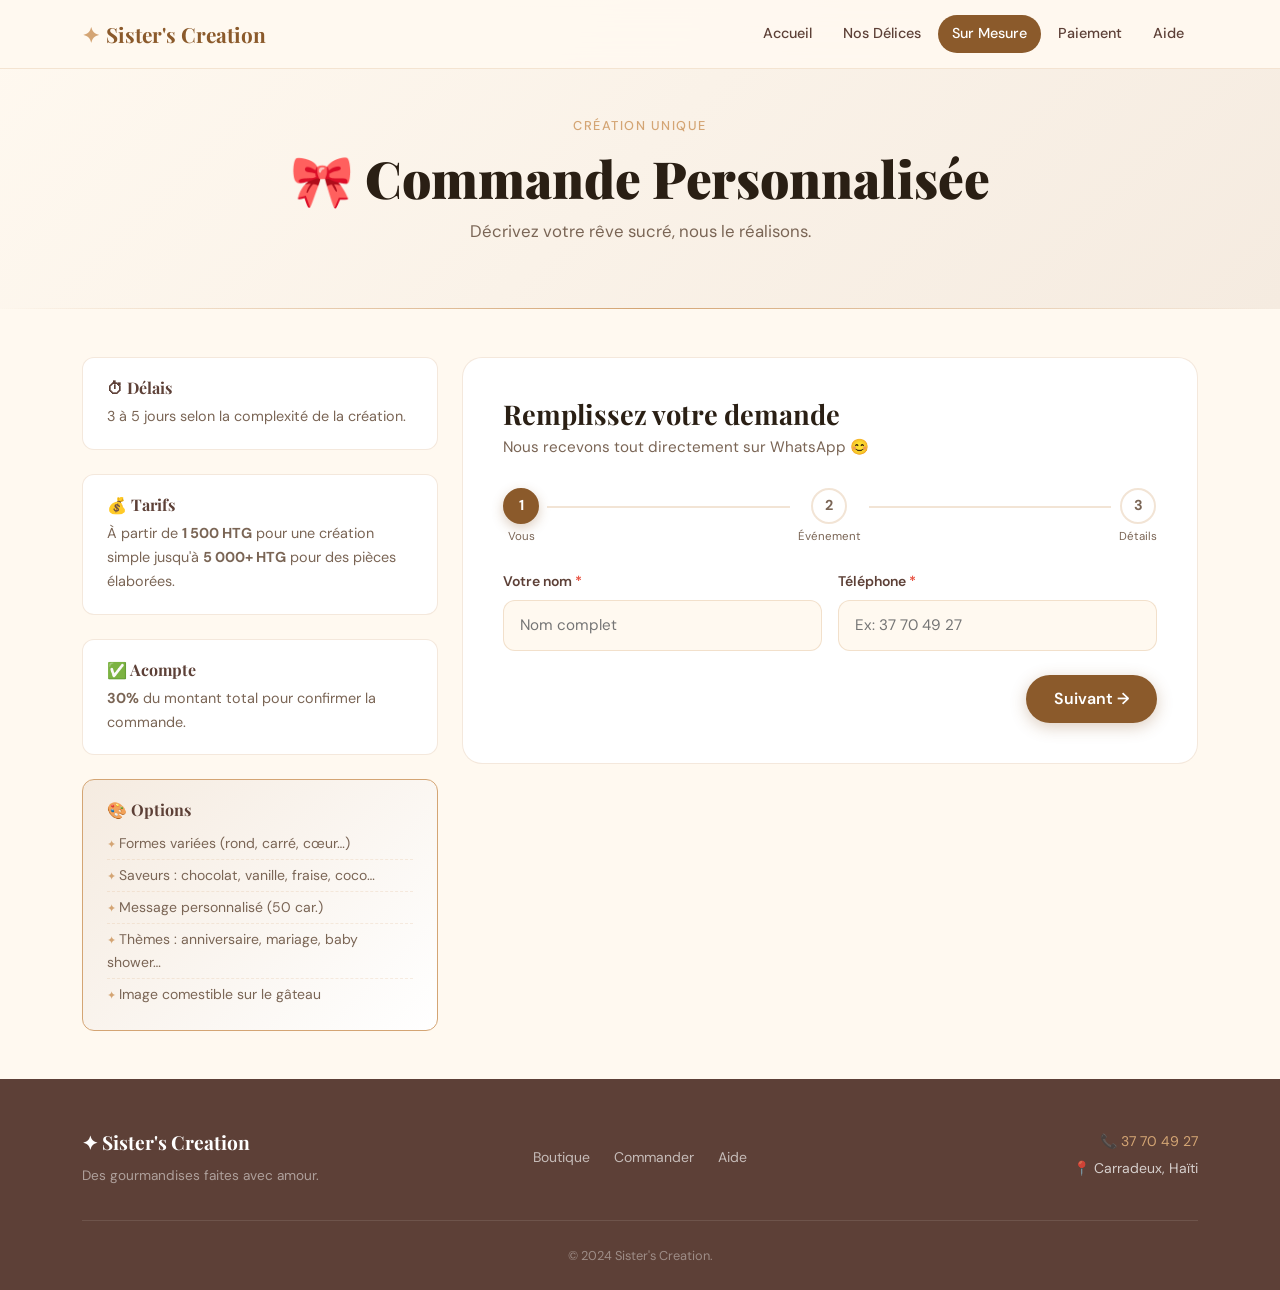
<file: commande.html>
<!DOCTYPE html>
<html lang="fr">
<head>
  <meta charset="UTF-8" />
  <meta name="viewport" content="width=device-width, initial-scale=1.0"/>
  <title>Commande Personnalisée – Sister's Creation</title>
  <link href="https://cdn.jsdelivr.net/npm/bootstrap@5.3.3/dist/css/bootstrap.min.css" rel="stylesheet">
  <link href="https://fonts.googleapis.com/css2?family=Playfair+Display:wght@400;700;900&family=DM+Sans:wght@300;400;500&display=swap" rel="stylesheet">
  <link rel="stylesheet" href="style.css">
</head>
<body>

  <nav class="navbar navbar-expand-lg sc-navbar fixed-top">
    <div class="container">
      <a class="navbar-brand sc-brand" href="index.html"><span class="brand-icon">✦</span> Sister's Creation</a>
      <button class="navbar-toggler sc-toggler" type="button" data-bs-toggle="collapse" data-bs-target="#navMenu">
        <span class="toggler-line"></span><span class="toggler-line"></span><span class="toggler-line"></span>
      </button>
      <div class="collapse navbar-collapse" id="navMenu">
        <ul class="navbar-nav ms-auto gap-1">
          <li class="nav-item"><a class="nav-link sc-nav-link" href="index.html">Accueil</a></li>
          <li class="nav-item"><a class="nav-link sc-nav-link" href="boutique.html">Nos Délices</a></li>
          <li class="nav-item"><a class="nav-link sc-nav-link active" href="commande.html">Sur Mesure</a></li>
          <li class="nav-item"><a class="nav-link sc-nav-link" href="paiement.html">Paiement</a></li>
          <li class="nav-item"><a class="nav-link sc-nav-link" href="aide.html">Aide</a></li>
        </ul>
      </div>
    </div>
  </nav>

  <section class="page-header">
    <div class="container text-center">
      <span class="section-tag reveal-up">Création unique</span>
      <h1 class="page-title reveal-up delay-1">🎀 Commande Personnalisée</h1>
      <p class="page-subtitle reveal-up delay-2">Décrivez votre rêve sucré, nous le réalisons.</p>
    </div>
  </section>

  <main class="py-5">
    <div class="container">
      <div class="row justify-content-center">

        <!-- INFO SIDEBAR -->
        <div class="col-lg-4 mb-5 mb-lg-0 reveal-up delay-1">
          <div class="info-sidebar">
            <div class="info-card mb-4">
              <h4>⏱ Délais</h4>
              <p>3 à 5 jours selon la complexité de la création.</p>
            </div>
            <div class="info-card mb-4">
              <h4>💰 Tarifs</h4>
              <p>À partir de <strong>1 500 HTG</strong> pour une création simple jusqu'à <strong>5 000+ HTG</strong> pour des pièces élaborées.</p>
            </div>
            <div class="info-card mb-4">
              <h4>✅ Acompte</h4>
              <p><strong>30%</strong> du montant total pour confirmer la commande.</p>
            </div>
            <div class="info-card info-card-highlight">
              <h4>🎨 Options</h4>
              <ul class="info-list">
                <li>Formes variées (rond, carré, cœur…)</li>
                <li>Saveurs : chocolat, vanille, fraise, coco…</li>
                <li>Message personnalisé (50 car.)</li>
                <li>Thèmes : anniversaire, mariage, baby shower…</li>
                <li>Image comestible sur le gâteau</li>
              </ul>
            </div>
          </div>
        </div>

        <!-- FORM -->
        <div class="col-lg-8 reveal-up delay-2">
          <div class="sc-form-container">
            <h2 class="form-title">Remplissez votre demande</h2>
            <p class="form-subtitle">Nous recevons tout directement sur WhatsApp 😊</p>

            <!-- Progress bar -->
            <div class="form-progress mb-4">
              <div class="progress-step active" data-step="1"><span>1</span><small>Vous</small></div>
              <div class="progress-line"></div>
              <div class="progress-step" data-step="2"><span>2</span><small>Événement</small></div>
              <div class="progress-line"></div>
              <div class="progress-step" data-step="3"><span>3</span><small>Détails</small></div>
            </div>

            <form id="whatsapp-form" novalidate>

              <!-- STEP 1 -->
              <div class="form-step active" id="step-1">
                <div class="row g-3">
                  <div class="col-md-6">
                    <label class="sc-label required">Votre nom</label>
                    <input type="text" id="f-name" class="sc-input" placeholder="Nom complet" required>
                    <div class="sc-invalid">Veuillez entrer votre nom.</div>
                  </div>
                  <div class="col-md-6">
                    <label class="sc-label required">Téléphone</label>
                    <input type="tel" id="f-phone" class="sc-input" placeholder="Ex: 37 70 49 27" required>
                    <div class="sc-invalid">Veuillez entrer votre numéro.</div>
                  </div>
                </div>
                <div class="form-nav-btns mt-4 text-end">
                  <button type="button" class="btn sc-btn-primary" onclick="goStep(2)">Suivant →</button>
                </div>
              </div>

              <!-- STEP 2 -->
              <div class="form-step" id="step-2">
                <div class="row g-3">
                  <div class="col-md-6">
                    <label class="sc-label required">Type d'événement</label>
                    <select id="f-event" class="sc-input" required>
                      <option value="">Choisissez…</option>
                      <option value="Anniversaire 🎂">Anniversaire 🎂</option>
                      <option value="Mariage 💒">Mariage 💒</option>
                      <option value="Baptême 👶">Baptême 👶</option>
                      <option value="Événement entreprise 🏢">Événement entreprise 🏢</option>
                      <option value="Autre 🎉">Autre 🎉</option>
                    </select>
                    <div class="sc-invalid">Veuillez choisir un événement.</div>
                  </div>
                  <div class="col-md-6">
                    <label class="sc-label required">Date souhaitée</label>
                    <input type="date" id="f-date" class="sc-input" required>
                    <div class="sc-invalid">Veuillez choisir une date.</div>
                  </div>
                  <div class="col-md-6">
                    <label class="sc-label">Nombre de personnes</label>
                    <input type="number" id="f-guests" class="sc-input" min="1" placeholder="Ex: 20">
                  </div>
                  <div class="col-md-6">
                    <label class="sc-label">Budget estimé (HTG)</label>
                    <input type="number" id="f-budget" class="sc-input" placeholder="Ex: 5000">
                  </div>
                </div>
                <div class="form-nav-btns mt-4 d-flex justify-content-between">
                  <button type="button" class="btn sc-btn-outline" onclick="goStep(1)">← Retour</button>
                  <button type="button" class="btn sc-btn-primary" onclick="goStep(3)">Suivant →</button>
                </div>
              </div>

              <!-- STEP 3 -->
              <div class="form-step" id="step-3">
                <div class="row g-3">
                  <div class="col-12">
                    <label class="sc-label required">Description de votre idée</label>
                    <textarea id="f-idea" class="sc-input" rows="4" placeholder="Ex: Gâteau 2 étages, thème licorne, couleurs rose et or, message 'Joyeux 5 ans Emma'…" required></textarea>
                    <div class="sc-invalid">Décrivez votre idée.</div>
                  </div>
                  <div class="col-12">
                    <label class="sc-label">Allergies / préférences alimentaires</label>
                    <input type="text" id="f-allergies" class="sc-input" placeholder="Ex: sans gluten, vegan, allergie aux noix…">
                  </div>
                </div>
                <div class="form-note mt-3">
                  💡 Après envoi, votre commande s'ouvrira dans WhatsApp. N'oubliez pas d'envoyer le message !
                </div>
                <div class="form-nav-btns mt-4 d-flex justify-content-between">
                  <button type="button" class="btn sc-btn-outline" onclick="goStep(2)">← Retour</button>
                  <button type="button" class="btn sc-btn-whatsapp btn-lg" onclick="sendToWhatsApp()">
                    📱 Envoyer par WhatsApp
                  </button>
                </div>
              </div>

            </form>
          </div>
        </div>

      </div>
    </div>
  </main>

  <footer class="sc-footer">
    <div class="container">
      <div class="row align-items-center">
        <div class="col-md-4 mb-3 mb-md-0"><div class="footer-brand">✦ Sister's Creation</div><p class="footer-tagline">Des gourmandises faites avec amour.</p></div>
        <div class="col-md-4 mb-3 mb-md-0 text-center"><div class="footer-nav"><a href="boutique.html">Boutique</a><a href="commande.html">Commander</a><a href="aide.html">Aide</a></div></div>
        <div class="col-md-4 text-md-end"><p class="footer-contact">📞 <a href="https://wa.me/50937704927">37 70 49 27</a></p><p class="footer-contact">📍 Carradeux, Haïti</p></div>
      </div>
      <div class="footer-bottom"><p>&copy; 2024 Sister's Creation.</p></div>
    </div>
  </footer>

  <script src="https://cdn.jsdelivr.net/npm/bootstrap@5.3.3/dist/js/bootstrap.bundle.min.js"></script>
  <script src="main.js"></script>
  <script>
    document.addEventListener('DOMContentLoaded', () => {
      const today = new Date().toISOString().split('T')[0];
      document.getElementById('f-date').min = today;
    });

    function goStep(num) {
      // Validate current step before proceeding
      if (num > 1) {
        const currentStep = document.querySelector('.form-step.active');
        const inputs = currentStep.querySelectorAll('[required]');
        let valid = true;
        inputs.forEach(inp => {
          if (!inp.value.trim()) {
            inp.classList.add('invalid');
            valid = false;
          } else {
            inp.classList.remove('invalid');
          }
        });
        if (!valid) return;
      }

      document.querySelectorAll('.form-step').forEach(s => s.classList.remove('active'));
      document.querySelectorAll('.progress-step').forEach((s, i) => {
        s.classList.toggle('active', i < num);
        s.classList.toggle('done', i < num - 1);
      });
      document.getElementById(`step-${num}`).classList.add('active');
      document.querySelector('.sc-form-container').scrollIntoView({ behavior: 'smooth', block: 'start' });
    }

    function sendToWhatsApp() {
      const idea = document.getElementById('f-idea');
      if (!idea.value.trim()) { idea.classList.add('invalid'); return; }
      idea.classList.remove('invalid');

      const name = document.getElementById('f-name').value;
      const phone = document.getElementById('f-phone').value;
      const event = document.getElementById('f-event').value;
      const date = document.getElementById('f-date').value;
      const guests = document.getElementById('f-guests').value || 'Non précisé';
      const allergies = document.getElementById('f-allergies').value || 'Aucune';
      const budget = document.getElementById('f-budget').value ? document.getElementById('f-budget').value + ' HTG' : 'Non précisé';
      const ideaTxt = idea.value;

      let msg = `*📩 NOUVELLE COMMANDE PERSONNALISÉE - Sister's Creation*\n\n`;
      msg += `*👤 Nom :* ${name}\n*📞 Téléphone :* ${phone}\n`;
      msg += `*🎉 Événement :* ${event}\n*📅 Date :* ${date}\n`;
      msg += `*👥 Personnes :* ${guests}\n*💰 Budget :* ${budget}\n`;
      msg += `*⚠️ Allergies :* ${allergies}\n\n`;
      msg += `*💡 Idée :*\n${ideaTxt}\n\n_Merci de confirmer réception_ 🎂`;

      window.open(`https://wa.me/50937704927?text=${encodeURIComponent(msg)}`, '_blank');
    }

    document.querySelectorAll('.sc-input').forEach(inp => {
      inp.addEventListener('input', () => inp.classList.remove('invalid'));
    });
  </script>
</body>
</html>
</file>
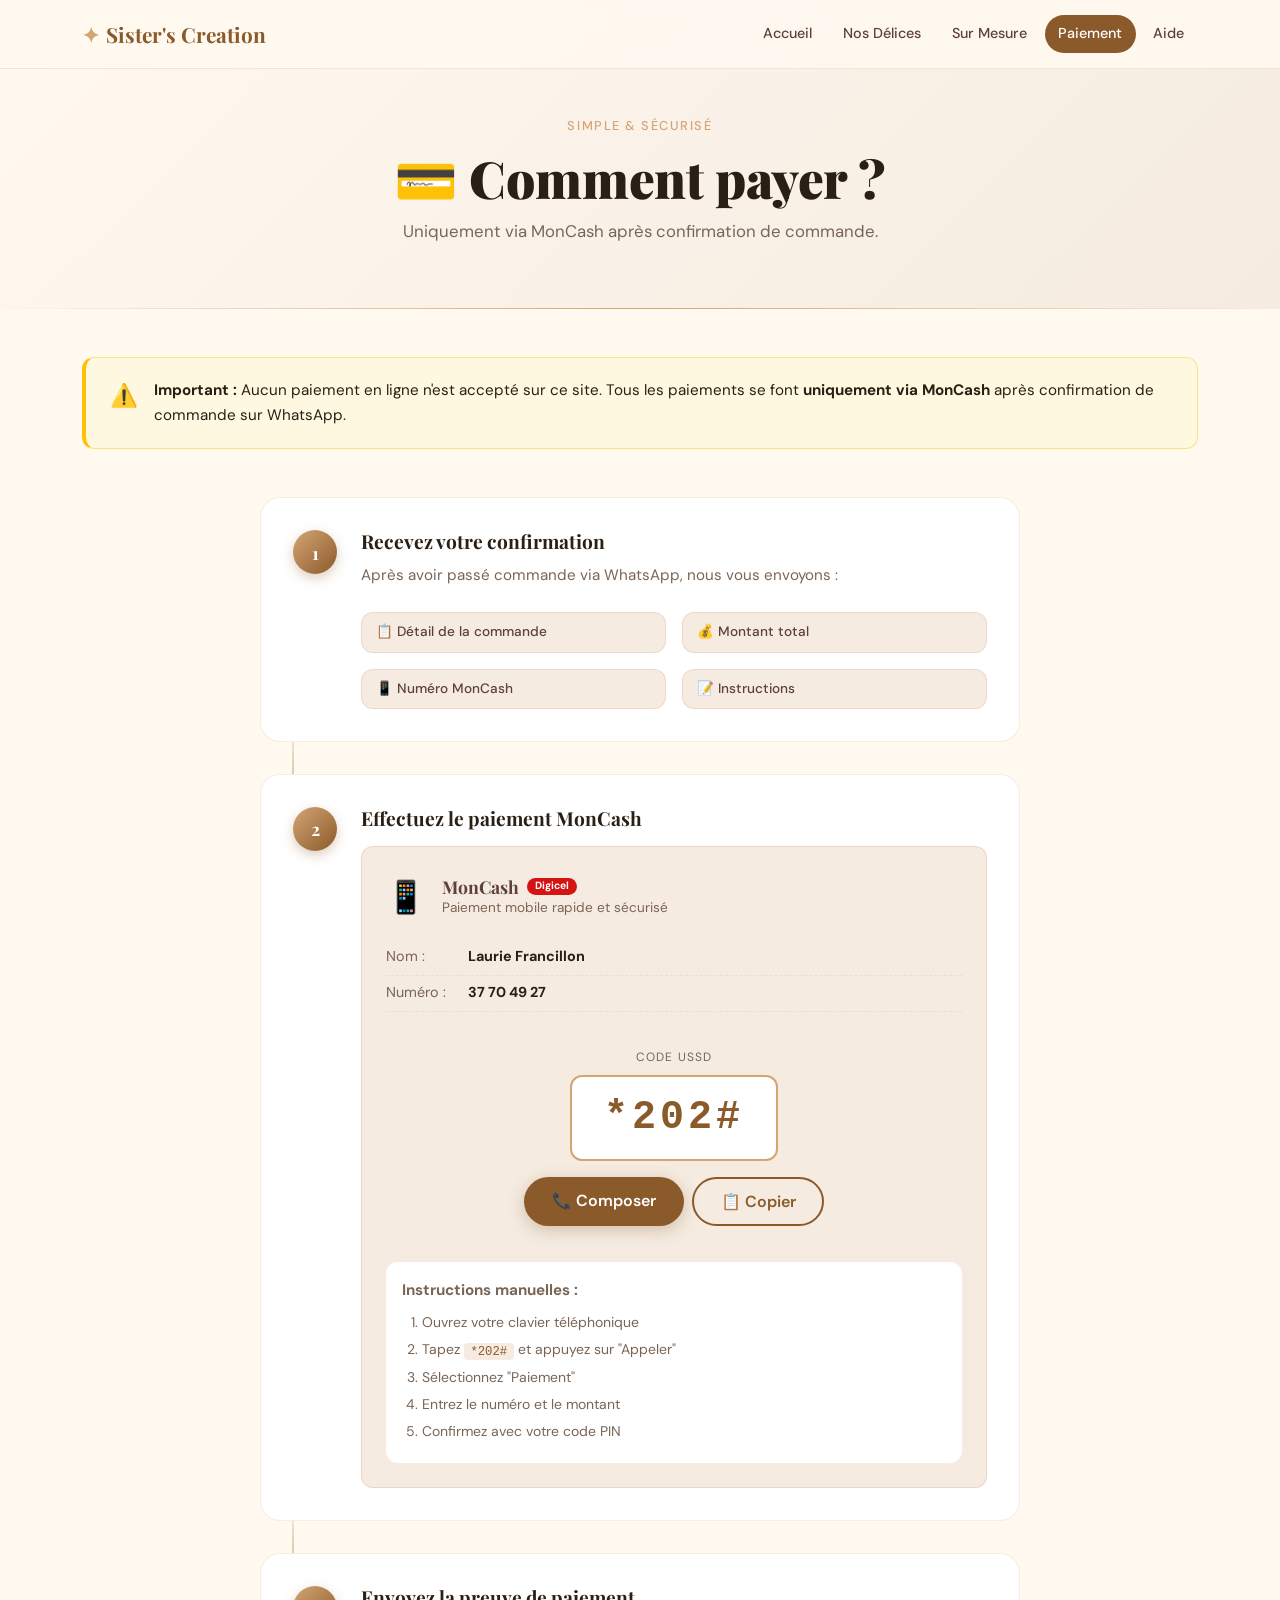
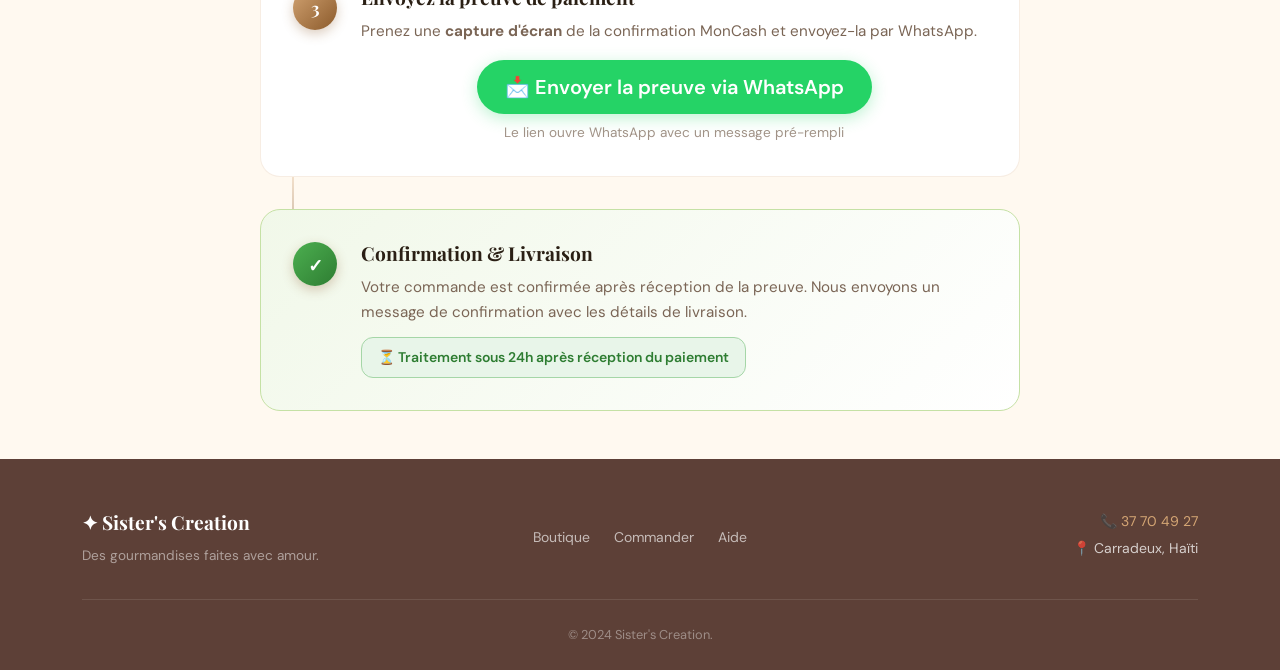
<file: paiement.html>
<!DOCTYPE html>
<html lang="fr">
<head>
  <meta charset="UTF-8" />
  <meta name="viewport" content="width=device-width, initial-scale=1.0"/>
  <title>Paiement – Sister's Creation</title>
  <link href="https://cdn.jsdelivr.net/npm/bootstrap@5.3.3/dist/css/bootstrap.min.css" rel="stylesheet">
  <link href="https://fonts.googleapis.com/css2?family=Playfair+Display:wght@400;700;900&family=DM+Sans:wght@300;400;500&display=swap" rel="stylesheet">
  <link rel="stylesheet" href="style.css">
</head>
<body>

  <nav class="navbar navbar-expand-lg sc-navbar fixed-top">
    <div class="container">
      <a class="navbar-brand sc-brand" href="index.html"><span class="brand-icon">✦</span> Sister's Creation</a>
      <button class="navbar-toggler sc-toggler" type="button" data-bs-toggle="collapse" data-bs-target="#navMenu">
        <span class="toggler-line"></span><span class="toggler-line"></span><span class="toggler-line"></span>
      </button>
      <div class="collapse navbar-collapse" id="navMenu">
        <ul class="navbar-nav ms-auto gap-1">
          <li class="nav-item"><a class="nav-link sc-nav-link" href="index.html">Accueil</a></li>
          <li class="nav-item"><a class="nav-link sc-nav-link" href="boutique.html">Nos Délices</a></li>
          <li class="nav-item"><a class="nav-link sc-nav-link" href="commande.html">Sur Mesure</a></li>
          <li class="nav-item"><a class="nav-link sc-nav-link active" href="paiement.html">Paiement</a></li>
          <li class="nav-item"><a class="nav-link sc-nav-link" href="aide.html">Aide</a></li>
        </ul>
      </div>
    </div>
  </nav>

  <section class="page-header">
    <div class="container text-center">
      <span class="section-tag reveal-up">Simple & Sécurisé</span>
      <h1 class="page-title reveal-up delay-1">💳 Comment payer ?</h1>
      <p class="page-subtitle reveal-up delay-2">Uniquement via MonCash après confirmation de commande.</p>
    </div>
  </section>

  <main class="py-5">
    <div class="container">

      <!-- ALERT -->
      <div class="sc-alert reveal-up mb-5">
        <div class="sc-alert-icon">⚠️</div>
        <div>
          <strong>Important :</strong> Aucun paiement en ligne n'est accepté sur ce site. Tous les paiements se font <strong>uniquement via MonCash</strong> après confirmation de commande sur WhatsApp.
        </div>
      </div>

      <!-- TIMELINE STEPS -->
      <div class="payment-timeline">

        <div class="pay-step reveal-up delay-1">
          <div class="pay-step-num">1</div>
          <div class="pay-step-body">
            <h3>Recevez votre confirmation</h3>
            <p>Après avoir passé commande via WhatsApp, nous vous envoyons :</p>
            <div class="row g-3 mt-2">
              <div class="col-sm-6">
                <div class="pay-info-chip">📋 Détail de la commande</div>
              </div>
              <div class="col-sm-6">
                <div class="pay-info-chip">💰 Montant total</div>
              </div>
              <div class="col-sm-6">
                <div class="pay-info-chip">📱 Numéro MonCash</div>
              </div>
              <div class="col-sm-6">
                <div class="pay-info-chip">📝 Instructions</div>
              </div>
            </div>
          </div>
        </div>

        <div class="pay-connector"></div>

        <div class="pay-step reveal-up delay-2">
          <div class="pay-step-num">2</div>
          <div class="pay-step-body">
            <h3>Effectuez le paiement MonCash</h3>
            <div class="moncash-card">
              <div class="moncash-header">
                <span class="moncash-logo">📱</span>
                <div>
                  <h4>MonCash <span class="badge-digicel">Digicel</span></h4>
                  <p class="mb-0">Paiement mobile rapide et sécurisé</p>
                </div>
              </div>
              <div class="moncash-details">
                <div class="mc-detail-row">
                  <span>Nom :</span><strong>Laurie Francillon</strong>
                </div>
                <div class="mc-detail-row">
                  <span>Numéro :</span><strong>37 70 49 27</strong>
                </div>
              </div>
              <div class="ussd-display">
                <span class="ussd-label">Code USSD</span>
                <div class="ussd-code-big">*202#</div>
                <div class="d-flex gap-2 flex-wrap justify-content-center mt-3">
                  <a href="tel:*202%23" class="btn sc-btn-primary">📞 Composer</a>
                  <button onclick="copyUSSD()" class="btn sc-btn-outline">📋 Copier</button>
                </div>
              </div>
              <div class="ussd-instructions">
                <p class="mb-2"><strong>Instructions manuelles :</strong></p>
                <ol class="mb-0">
                  <li>Ouvrez votre clavier téléphonique</li>
                  <li>Tapez <code>*202#</code> et appuyez sur "Appeler"</li>
                  <li>Sélectionnez "Paiement"</li>
                  <li>Entrez le numéro et le montant</li>
                  <li>Confirmez avec votre code PIN</li>
                </ol>
              </div>
            </div>
          </div>
        </div>

        <div class="pay-connector"></div>

        <div class="pay-step reveal-up delay-3">
          <div class="pay-step-num">3</div>
          <div class="pay-step-body">
            <h3>Envoyez la preuve de paiement</h3>
            <p>Prenez une <strong>capture d'écran</strong> de la confirmation MonCash et envoyez-la par WhatsApp.</p>
            <div class="text-center mt-3">
              <a href="https://wa.me/50937704927?text=Bonjour,%20voici%20ma%20preuve%20de%20paiement%20:" class="btn sc-btn-whatsapp btn-lg" target="_blank">
                📩 Envoyer la preuve via WhatsApp
              </a>
            </div>
            <p class="text-center mt-2" style="font-size:0.85rem; opacity:0.7;">Le lien ouvre WhatsApp avec un message pré-rempli</p>
          </div>
        </div>

        <div class="pay-connector"></div>

        <div class="pay-step pay-step-success reveal-up delay-4">
          <div class="pay-step-num pay-step-num-success">✓</div>
          <div class="pay-step-body">
            <h3>Confirmation & Livraison</h3>
            <p>Votre commande est confirmée après réception de la preuve. Nous envoyons un message de confirmation avec les détails de livraison.</p>
            <div class="success-badge">⏳ Traitement sous 24h après réception du paiement</div>
          </div>
        </div>

      </div>
    </div>
  </main>

  <!-- TOAST -->
  <div class="sc-toast" id="scToast">✅ Code *202# copié dans le presse-papiers !</div>

  <footer class="sc-footer">
    <div class="container">
      <div class="row align-items-center">
        <div class="col-md-4 mb-3 mb-md-0"><div class="footer-brand">✦ Sister's Creation</div><p class="footer-tagline">Des gourmandises faites avec amour.</p></div>
        <div class="col-md-4 mb-3 mb-md-0 text-center"><div class="footer-nav"><a href="boutique.html">Boutique</a><a href="commande.html">Commander</a><a href="aide.html">Aide</a></div></div>
        <div class="col-md-4 text-md-end"><p class="footer-contact">📞 <a href="https://wa.me/50937704927">37 70 49 27</a></p><p class="footer-contact">📍 Carradeux, Haïti</p></div>
      </div>
      <div class="footer-bottom"><p>&copy; 2024 Sister's Creation.</p></div>
    </div>
  </footer>

  <script src="https://cdn.jsdelivr.net/npm/bootstrap@5.3.3/dist/js/bootstrap.bundle.min.js"></script>
  <script src="main.js"></script>
  <script>
    function copyUSSD() {
      navigator.clipboard.writeText('*202#').catch(() => {
        const ta = document.createElement('textarea');
        ta.value = '*202#';
        document.body.appendChild(ta);
        ta.select();
        document.execCommand('copy');
        document.body.removeChild(ta);
      });
      const toast = document.getElementById('scToast');
      toast.classList.add('show');
      setTimeout(() => toast.classList.remove('show'), 3000);
    }
  </script>
</body>
</html>
</file>
<file: style.css>
/* ==========================================
   SISTER'S CREATION — Design System v2
   Bootstrap handles all responsiveness
   This file: brand, components, animations
   ========================================== */

@import url('https://fonts.googleapis.com/css2?family=Playfair+Display:ital,wght@0,400;0,700;0,900;1,400&family=DM+Sans:wght@300;400;500&display=swap');

/* ── VARIABLES ── */
:root {
  --primary:    #8b5a2b;
  --primary-dk: #6b4420;
  --secondary:  #d4a574;
  --accent:     #5d4037;
  --light:      #fff9f0;
  --cream:      #f5ebe0;
  --text:       #2a1f14;
  --text-muted: #7a6555;
  --white:      #ffffff;
  --shadow-sm:  0 2px 8px rgba(93,64,55,.10);
  --shadow-md:  0 6px 24px rgba(93,64,55,.15);
  --shadow-lg:  0 16px 48px rgba(93,64,55,.18);
  --radius:     12px;
  --radius-lg:  20px;
  --radius-xl:  32px;
  --transition: .35s cubic-bezier(.4,0,.2,1);
}

/* ── RESET & BASE ── */
*, *::before, *::after { box-sizing: border-box; }

html { scroll-behavior: smooth; }

body {
  font-family: 'DM Sans', sans-serif;
  background: var(--light);
  color: var(--text);
  line-height: 1.65;
  overflow-x: hidden;
}

h1, h2, h3, h4 { font-family: 'Playfair Display', serif; }

/* ── NAVBAR ── */
.sc-navbar {
  background: rgba(255, 249, 240, 0.92);
  backdrop-filter: blur(16px);
  -webkit-backdrop-filter: blur(16px);
  border-bottom: 1px solid rgba(212,165,116,.25);
  padding: .75rem 0;
  transition: box-shadow var(--transition), background var(--transition);
}

.sc-navbar.scrolled {
  box-shadow: var(--shadow-md);
  background: rgba(255, 249, 240, 0.98);
}

.sc-brand {
  font-family: 'Playfair Display', serif;
  font-size: 1.3rem;
  font-weight: 700;
  color: var(--primary) !important;
  text-decoration: none;
  display: flex;
  align-items: center;
  gap: .4rem;
}

.brand-icon {
  color: var(--secondary);
  display: inline-block;
  animation: spin-slow 8s linear infinite;
}

@keyframes spin-slow {
  from { transform: rotate(0deg); }
  to   { transform: rotate(360deg); }
}

.sc-nav-link {
  font-family: 'DM Sans', sans-serif;
  font-size: .9rem;
  font-weight: 500;
  color: var(--accent) !important;
  padding: .45rem .85rem !important;
  border-radius: 20px;
  transition: all var(--transition);
  position: relative;
}

.sc-nav-link:hover,
.sc-nav-link.active {
  color: var(--white) !important;
  background: var(--primary);
}

/* Hamburger custom */
.sc-toggler {
  background: none;
  border: none;
  padding: .3rem;
  display: flex;
  flex-direction: column;
  gap: 5px;
  cursor: pointer;
}

.toggler-line {
  display: block;
  width: 24px;
  height: 2px;
  background: var(--primary);
  border-radius: 2px;
  transition: all var(--transition);
}

/* ── HERO ── */
.hero-section {
  min-height: 100vh;
  background: linear-gradient(135deg, var(--light) 0%, var(--cream) 100%);
  position: relative;
  padding-top: 80px;
}

.hero-bg-pattern {
  position: absolute;
  inset: 0;
  background-image:
    radial-gradient(circle at 20% 20%, rgba(212,165,116,.15) 0%, transparent 50%),
    radial-gradient(circle at 80% 80%, rgba(139,90,43,.08) 0%, transparent 50%);
  pointer-events: none;
}

.hero-label {
  font-size: .85rem;
  font-weight: 500;
  letter-spacing: .12em;
  text-transform: uppercase;
  color: var(--secondary);
  margin-bottom: 1.2rem;
}

.hero-title {
  font-size: clamp(2.4rem, 5vw, 4rem);
  font-weight: 900;
  line-height: 1.15;
  color: var(--text);
  margin-bottom: 1.2rem;
}

.hero-title em {
  font-style: italic;
  color: var(--primary);
}

.hero-desc {
  font-size: 1.05rem;
  color: var(--text-muted);
  max-width: 480px;
  margin-bottom: 2rem;
}

.hero-btns {
  display: flex;
  gap: 1rem;
  flex-wrap: wrap;
  margin-bottom: 2.5rem;
}

.hero-stats {
  display: flex;
  align-items: center;
  gap: 1.5rem;
}

.stat-item {
  display: flex;
  flex-direction: column;
  line-height: 1;
}

.stat-num {
  font-family: 'Playfair Display', serif;
  font-size: 1.8rem;
  font-weight: 700;
  color: var(--primary);
}

.stat-num + span {
  font-size: 1.1rem;
  color: var(--primary);
  font-weight: 500;
}

.stat-item small {
  font-size: .75rem;
  color: var(--text-muted);
  margin-top: .25rem;
}

.stat-divider {
  width: 1px;
  height: 36px;
  background: var(--secondary);
  opacity: .4;
}

/* Hero visual */
.hero-cake-visual {
  position: relative;
  width: 360px;
  height: 360px;
}

.cake-circle {
  position: absolute;
  border-radius: 50%;
}

.cake-circle-1 {
  width: 280px;
  height: 280px;
  top: 40px;
  left: 40px;
  background: linear-gradient(135deg, var(--cream), var(--secondary));
  opacity: .5;
  animation: float-slow 6s ease-in-out infinite;
}

.cake-circle-2 {
  width: 200px;
  height: 200px;
  top: 80px;
  left: 80px;
  background: linear-gradient(135deg, var(--secondary), var(--primary));
  opacity: .3;
  animation: float-slow 6s ease-in-out infinite reverse;
}

.cake-emoji {
  position: absolute;
  top: 50%;
  left: 50%;
  transform: translate(-50%, -55%);
  font-size: 5rem;
  animation: float-slow 4s ease-in-out infinite;
  filter: drop-shadow(0 8px 24px rgba(139,90,43,.3));
}

.float-badge {
  position: absolute;
  background: var(--white);
  border: 1px solid var(--secondary);
  color: var(--accent);
  font-size: .8rem;
  font-weight: 500;
  padding: .5rem 1rem;
  border-radius: 40px;
  box-shadow: var(--shadow-sm);
}

.float-badge-1 { top: 20px; right: 10px; animation: float-slow 5s ease-in-out infinite; }
.float-badge-2 { bottom: 40px; left: 0; animation: float-slow 5s ease-in-out 1s infinite; }

@keyframes float-slow {
  0%, 100% { transform: translateY(0); }
  50%       { transform: translateY(-12px); }
}

.hero-scroll-indicator {
  position: absolute;
  bottom: 2rem;
  left: 50%;
  transform: translateX(-50%);
}

.scroll-line {
  width: 1px;
  height: 60px;
  background: linear-gradient(to bottom, var(--primary), transparent);
  animation: scroll-fade 2s ease-in-out infinite;
}

@keyframes scroll-fade {
  0%, 100% { opacity: 1; transform: scaleY(1); }
  50%       { opacity: .4; transform: scaleY(.6); }
}

/* ── SECTIONS ── */
.py-6 { padding-top: 5rem; padding-bottom: 5rem; }
.mt-6 { margin-top: 4rem; }

.section-tag {
  display: inline-block;
  font-size: .8rem;
  font-weight: 500;
  letter-spacing: .12em;
  text-transform: uppercase;
  color: var(--secondary);
  margin-bottom: .75rem;
}

.section-title {
  font-size: clamp(1.8rem, 3vw, 2.6rem);
  font-weight: 700;
  color: var(--text);
}

/* ── FEATURE CARDS ── */
.feature-card {
  background: var(--white);
  border: 1px solid rgba(212,165,116,.25);
  border-radius: var(--radius-lg);
  padding: 2rem;
  height: 100%;
  transition: all var(--transition);
  position: relative;
  overflow: hidden;
}

.feature-card::before {
  content: '';
  position: absolute;
  top: 0; left: 0; right: 0;
  height: 3px;
  background: linear-gradient(90deg, var(--secondary), var(--primary));
  transform: scaleX(0);
  transition: transform var(--transition);
  transform-origin: left;
}

.feature-card:hover::before { transform: scaleX(1); }
.feature-card:hover { transform: translateY(-6px); box-shadow: var(--shadow-lg); }

.feature-card-accent { background: linear-gradient(135deg, var(--cream), var(--white)); }

.feature-icon-wrap {
  font-size: 2.5rem;
  margin-bottom: 1.2rem;
  display: block;
}

.feature-card h3 {
  font-size: 1.25rem;
  font-weight: 700;
  color: var(--accent);
  margin-bottom: .6rem;
}

.feature-card p {
  color: var(--text-muted);
  font-size: .95rem;
}

.feature-link {
  display: inline-block;
  margin-top: 1rem;
  color: var(--primary);
  font-weight: 600;
  font-size: .9rem;
  text-decoration: none;
  transition: gap var(--transition);
}
.feature-link:hover { color: var(--primary-dk); letter-spacing: .03em; }

/* ── PROCESS ── */
.process-section { background: var(--cream); }

.process-timeline {
  display: flex;
  align-items: center;
  gap: 0;
  flex-wrap: wrap;
  justify-content: center;
}

.process-step {
  display: flex;
  flex-direction: column;
  align-items: center;
  text-align: center;
  min-width: 160px;
  flex: 1;
}

.process-num {
  font-family: 'Playfair Display', serif;
  font-size: 2.4rem;
  font-weight: 900;
  color: var(--secondary);
  opacity: .5;
  line-height: 1;
  margin-bottom: .5rem;
}

.process-content h4 {
  font-size: 1.05rem;
  font-weight: 700;
  color: var(--accent);
  margin-bottom: .25rem;
}

.process-content p {
  font-size: .85rem;
  color: var(--text-muted);
}

.process-connector {
  width: 40px;
  height: 1px;
  background: var(--secondary);
  opacity: .4;
  flex-shrink: 0;
}

/* ── CTA BANNER ── */
.cta-banner {
  background: linear-gradient(135deg, var(--primary) 0%, var(--accent) 100%);
  position: relative;
  overflow: hidden;
}

.cta-banner::before {
  content: '';
  position: absolute;
  inset: 0;
  background: url("data:image/svg+xml,%3Csvg width='60' height='60' viewBox='0 0 60 60' xmlns='http://www.w3.org/2000/svg'%3E%3Cg fill='none' fill-rule='evenodd'%3E%3Cg fill='%23ffffff' fill-opacity='0.04'%3E%3Cpath d='M36 34v-4h-2v4h-4v2h4v4h2v-4h4v-2h-4zm0-30V0h-2v4h-4v2h4v4h2V6h4V4h-4zM6 34v-4H4v4H0v2h4v4h2v-4h4v-2H6zM6 4V0H4v4H0v2h4v4h2V6h4V4H6z'/%3E%3C/g%3E%3C/g%3E%3C/svg%3E");
}

.cta-title {
  font-size: clamp(1.8rem, 3vw, 2.6rem);
  font-weight: 900;
  color: var(--white);
  margin-bottom: 1rem;
}

.cta-sub {
  color: rgba(255,255,255,.8);
  font-size: 1.05rem;
  margin-bottom: 2rem;
}

/* ── BUTTONS ── */
.btn { border-radius: 30px; font-weight: 600; transition: all var(--transition); border: none; }

.sc-btn-primary {
  background: var(--primary);
  color: var(--white) !important;
  padding: .75rem 1.75rem;
  box-shadow: 0 4px 16px rgba(139,90,43,.3);
}
.sc-btn-primary:hover {
  background: var(--primary-dk);
  transform: translateY(-2px);
  box-shadow: 0 8px 24px rgba(139,90,43,.4);
}

.sc-btn-outline {
  background: transparent;
  color: var(--primary) !important;
  border: 2px solid var(--primary) !important;
  padding: .65rem 1.65rem;
}
.sc-btn-outline:hover {
  background: var(--primary);
  color: var(--white) !important;
  transform: translateY(-2px);
}

/* Outline on dark bg */
.cta-banner .sc-btn-outline {
  color: var(--white) !important;
  border-color: rgba(255,255,255,.5) !important;
}
.cta-banner .sc-btn-outline:hover {
  background: var(--white);
  color: var(--primary) !important;
}

.sc-btn-whatsapp {
  background: #25D366;
  color: var(--white) !important;
  padding: .75rem 1.75rem;
  box-shadow: 0 4px 16px rgba(37,211,102,.3);
}
.sc-btn-whatsapp:hover {
  background: #1EB554;
  transform: translateY(-2px);
  box-shadow: 0 8px 24px rgba(37,211,102,.4);
}

.sc-btn-primary-sm {
  background: var(--primary);
  color: var(--white);
  padding: .55rem 1.25rem;
  font-size: .9rem;
  border-radius: 20px;
  border: none;
  font-weight: 600;
  cursor: pointer;
  transition: all var(--transition);
}
.sc-btn-primary-sm:hover { background: var(--primary-dk); }

.sc-btn-icon {
  background: var(--cream);
  color: var(--primary);
  border: 1px solid rgba(212,165,116,.4) !important;
  padding: .45rem .8rem;
  font-size: 1rem;
  border-radius: 10px;
  transition: all var(--transition);
}
.sc-btn-icon:hover { background: var(--primary); color: var(--white); }

/* ── PAGE HEADER ── */
.page-header {
  padding: 7rem 0 3rem;
  background: linear-gradient(135deg, var(--light) 0%, var(--cream) 100%);
  position: relative;
  overflow: hidden;
}

.page-header::after {
  content: '';
  position: absolute;
  bottom: 0; left: 0; right: 0;
  height: 1px;
  background: linear-gradient(90deg, transparent, var(--secondary), transparent);
}

.page-title {
  font-size: clamp(2rem, 4vw, 3.2rem);
  font-weight: 900;
  color: var(--text);
  margin-bottom: .5rem;
}

.page-subtitle {
  color: var(--text-muted);
  font-size: 1.05rem;
}

/* ── FILTER BAR ── */
.filter-btn {
  background: var(--white);
  color: var(--accent);
  border: 1px solid rgba(212,165,116,.3);
  padding: .5rem 1.2rem;
  border-radius: 20px;
  font-size: .875rem;
  font-weight: 500;
  cursor: pointer;
  transition: all var(--transition);
}
.filter-btn:hover { border-color: var(--primary); color: var(--primary); }
.filter-btn.active { background: var(--primary); color: var(--white); border-color: var(--primary); }

/* ── PRODUCT CARDS ── */
.category-header { display: flex; align-items: center; gap: 1rem; }
.category-title { font-size: 1.4rem; font-weight: 700; color: var(--accent); white-space: nowrap; margin: 0; }
.category-line { flex: 1; height: 1px; background: linear-gradient(90deg, var(--secondary), transparent); }

.product-card {
  background: var(--white);
  border-radius: var(--radius-lg);
  overflow: hidden;
  border: 1px solid rgba(212,165,116,.2);
  transition: all var(--transition);
  height: 100%;
  display: flex;
  flex-direction: column;
}

.product-card:hover {
  transform: translateY(-6px);
  box-shadow: var(--shadow-lg);
  border-color: var(--secondary);
}

.product-card-featured {
  border-color: var(--secondary);
  box-shadow: var(--shadow-sm);
}

.product-img-wrap {
  position: relative;
  overflow: hidden;
  height: 210px;
}

.product-img {
  width: 100%;
  height: 100%;
  object-fit: cover;
  transition: transform .5s ease;
}

.product-card:hover .product-img { transform: scale(1.06); }

.product-overlay {
  position: absolute;
  inset: 0;
  background: rgba(93,64,55,.6);
  display: flex;
  align-items: center;
  justify-content: center;
  opacity: 0;
  transition: opacity var(--transition);
}

.product-card:hover .product-overlay { opacity: 1; }

.product-badge {
  position: absolute;
  top: .75rem;
  left: .75rem;
  background: var(--primary);
  color: var(--white);
  font-size: .72rem;
  font-weight: 600;
  padding: .25rem .75rem;
  border-radius: 20px;
  letter-spacing: .05em;
}

.product-badge-hot {
  background: linear-gradient(135deg, var(--secondary), var(--primary));
}

.product-video-wrap {
  height: 210px;
  background: #111;
  overflow: hidden;
}

.product-video {
  width: 100%;
  height: 100%;
  object-fit: cover;
}

.product-info {
  padding: 1.25rem;
  flex: 1;
  display: flex;
  flex-direction: column;
}

.product-name {
  font-size: 1.05rem;
  font-weight: 700;
  color: var(--accent);
  margin-bottom: .35rem;
}

.product-desc {
  font-size: .85rem;
  color: var(--text-muted);
  flex: 1;
  margin-bottom: .75rem;
}

.product-footer {
  display: flex;
  align-items: center;
  justify-content: space-between;
}

.product-price {
  font-family: 'Playfair Display', serif;
  font-size: 1.15rem;
  font-weight: 700;
  color: var(--primary);
}

/* ── INFO SIDEBAR ── */
.info-sidebar { position: sticky; top: 90px; }

.info-card {
  background: var(--white);
  border: 1px solid rgba(212,165,116,.25);
  border-radius: var(--radius);
  padding: 1.25rem 1.5rem;
}

.info-card h4 {
  font-size: 1rem;
  font-weight: 700;
  color: var(--accent);
  margin-bottom: .5rem;
}

.info-card p {
  font-size: .9rem;
  color: var(--text-muted);
  margin: 0;
}

.info-card-highlight {
  background: linear-gradient(135deg, var(--cream), var(--white));
  border-color: var(--secondary);
}

.info-list {
  list-style: none;
  padding: 0;
  margin: 0;
}

.info-list li {
  font-size: .875rem;
  color: var(--text-muted);
  padding: .25rem 0;
  border-bottom: 1px dashed rgba(212,165,116,.2);
}

.info-list li:last-child { border-bottom: none; }
.info-list li::before { content: '✦ '; color: var(--secondary); font-size: .7rem; }

/* ── FORM ── */
.sc-form-container {
  background: var(--white);
  border: 1px solid rgba(212,165,116,.25);
  border-radius: var(--radius-lg);
  padding: 2.5rem;
}

.form-title {
  font-size: 1.7rem;
  font-weight: 700;
  color: var(--text);
  margin-bottom: .25rem;
}

.form-subtitle {
  color: var(--text-muted);
  margin-bottom: 1.75rem;
  font-size: .95rem;
}

.sc-label {
  display: block;
  font-weight: 600;
  font-size: .875rem;
  color: var(--accent);
  margin-bottom: .4rem;
}

.sc-label.required::after {
  content: ' *';
  color: #e74c3c;
}

.sc-input {
  width: 100%;
  background: var(--light);
  border: 1.5px solid rgba(212,165,116,.3);
  border-radius: var(--radius);
  padding: .75rem 1rem;
  font-family: 'DM Sans', sans-serif;
  font-size: .95rem;
  color: var(--text);
  transition: all var(--transition);
  appearance: none;
}

.sc-input:focus {
  outline: none;
  border-color: var(--primary);
  background: var(--white);
  box-shadow: 0 0 0 3px rgba(139,90,43,.12);
}

.sc-input.invalid { border-color: #e74c3c; background: #fff5f5; }

.sc-invalid {
  color: #e74c3c;
  font-size: .8rem;
  margin-top: .25rem;
  display: none;
}

.sc-input.invalid + .sc-invalid { display: block; }

.form-note {
  background: var(--cream);
  border-left: 3px solid var(--primary);
  border-radius: 0 var(--radius) var(--radius) 0;
  padding: .75rem 1rem;
  font-size: .85rem;
  color: var(--text-muted);
}

/* Multi-step form */
.form-progress {
  display: flex;
  align-items: center;
  gap: 0;
}

.progress-step {
  display: flex;
  flex-direction: column;
  align-items: center;
  gap: .2rem;
}

.progress-step span {
  width: 36px;
  height: 36px;
  border-radius: 50%;
  border: 2px solid rgba(212,165,116,.3);
  display: flex;
  align-items: center;
  justify-content: center;
  font-weight: 700;
  font-size: .9rem;
  color: var(--text-muted);
  transition: all var(--transition);
}

.progress-step small {
  font-size: .72rem;
  color: var(--text-muted);
}

.progress-step.active span {
  background: var(--primary);
  border-color: var(--primary);
  color: var(--white);
  box-shadow: 0 4px 12px rgba(139,90,43,.3);
}

.progress-step.done span {
  background: var(--secondary);
  border-color: var(--secondary);
  color: var(--white);
}

.progress-line {
  flex: 1;
  height: 2px;
  background: rgba(212,165,116,.3);
  margin: 0 .5rem;
  margin-bottom: 1.2rem;
}

.form-step { display: none; }
.form-step.active { display: block; animation: fade-slide-up .35s ease; }

@keyframes fade-slide-up {
  from { opacity: 0; transform: translateY(12px); }
  to   { opacity: 1; transform: translateY(0); }
}

/* ── PAYMENT PAGE ── */
.sc-alert {
  display: flex;
  align-items: flex-start;
  gap: 1rem;
  background: #fff8e1;
  border: 1px solid #ffe082;
  border-left: 4px solid #ffc107;
  border-radius: var(--radius);
  padding: 1.25rem 1.5rem;
  font-size: .95rem;
}

.sc-alert-icon { font-size: 1.4rem; flex-shrink: 0; }

.payment-timeline { display: flex; flex-direction: column; gap: 0; max-width: 760px; margin: 0 auto; }

.pay-step {
  display: flex;
  gap: 1.5rem;
  align-items: flex-start;
  background: var(--white);
  border: 1px solid rgba(212,165,116,.2);
  border-radius: var(--radius-lg);
  padding: 2rem;
  transition: all var(--transition);
}

.pay-step:hover { box-shadow: var(--shadow-md); border-color: var(--secondary); }

.pay-step-num {
  width: 44px;
  height: 44px;
  border-radius: 50%;
  background: linear-gradient(135deg, var(--secondary), var(--primary));
  color: var(--white);
  font-family: 'Playfair Display', serif;
  font-weight: 700;
  font-size: 1.1rem;
  display: flex;
  align-items: center;
  justify-content: center;
  flex-shrink: 0;
  box-shadow: 0 4px 12px rgba(139,90,43,.3);
}

.pay-step-num-success { background: linear-gradient(135deg, #4caf50, #2e7d32); }

.pay-step-body { flex: 1; }
.pay-step-body h3 { font-size: 1.2rem; font-weight: 700; color: var(--text); margin-bottom: .6rem; }
.pay-step-body p { color: var(--text-muted); font-size: .95rem; margin-bottom: 0; }

.pay-connector {
  width: 2px;
  height: 32px;
  background: linear-gradient(to bottom, var(--secondary), var(--primary));
  opacity: .3;
  margin-left: 2rem;
}

.pay-info-chip {
  background: var(--cream);
  border: 1px solid rgba(212,165,116,.25);
  border-radius: var(--radius);
  padding: .5rem .9rem;
  font-size: .85rem;
  font-weight: 500;
  color: var(--accent);
}

.moncash-card {
  background: var(--cream);
  border: 1px solid rgba(212,165,116,.3);
  border-radius: var(--radius);
  padding: 1.5rem;
  margin-top: 1rem;
}

.moncash-header {
  display: flex;
  align-items: center;
  gap: 1rem;
  margin-bottom: 1rem;
}

.moncash-logo { font-size: 2rem; }

.moncash-header h4 {
  font-size: 1.1rem;
  font-weight: 700;
  color: var(--accent);
  margin: 0;
  display: flex;
  align-items: center;
  gap: .5rem;
}

.moncash-header p { font-size: .85rem; color: var(--text-muted); }

.badge-digicel {
  background: #d41313;
  color: white;
  font-size: .65rem;
  padding: .15rem .5rem;
  border-radius: 10px;
  font-family: 'DM Sans', sans-serif;
}

.moncash-details { margin-bottom: 1rem; }

.mc-detail-row {
  display: flex;
  gap: .75rem;
  padding: .35rem 0;
  border-bottom: 1px dashed rgba(212,165,116,.2);
  font-size: .9rem;
}

.mc-detail-row span { color: var(--text-muted); min-width: 70px; }
.mc-detail-row strong { color: var(--text); }

.ussd-display { text-align: center; padding: 1.25rem; }
.ussd-label { font-size: .75rem; letter-spacing: .1em; text-transform: uppercase; color: var(--text-muted); display: block; margin-bottom: .5rem; }

.ussd-code-big {
  font-family: monospace;
  font-size: 2.5rem;
  font-weight: 700;
  color: var(--primary);
  background: var(--white);
  border: 2px solid var(--secondary);
  border-radius: var(--radius);
  padding: .5rem 2rem;
  display: inline-block;
  letter-spacing: .1em;
}

.ussd-instructions {
  background: var(--white);
  border-radius: var(--radius);
  padding: 1rem;
  margin-top: 1rem;
  font-size: .875rem;
  color: var(--text-muted);
}

.ussd-instructions ol { padding-left: 1.25rem; margin: 0; }
.ussd-instructions li { margin-bottom: .25rem; }

code {
  background: var(--cream);
  color: var(--primary);
  padding: .1rem .4rem;
  border-radius: 4px;
  font-size: .875em;
}

.pay-step-success { background: linear-gradient(135deg, #f1f8e9, var(--white)); border-color: #c5e1a5; }

.success-badge {
  display: inline-block;
  background: #e8f5e9;
  border: 1px solid #a5d6a7;
  color: #2e7d32;
  border-radius: var(--radius);
  padding: .5rem 1rem;
  font-size: .875rem;
  font-weight: 600;
  margin-top: .75rem;
}

/* ── AIDE ── */
.search-wrap { position: relative; }
.search-icon { position: absolute; left: 1rem; top: 50%; transform: translateY(-50%); pointer-events: none; }

.sc-search {
  width: 100%;
  padding: .85rem 1rem .85rem 2.75rem;
  border: 1.5px solid rgba(212,165,116,.3);
  border-radius: 40px;
  background: var(--white);
  font-family: 'DM Sans', sans-serif;
  font-size: .95rem;
  color: var(--text);
  transition: all var(--transition);
  box-shadow: var(--shadow-sm);
}

.sc-search:focus {
  outline: none;
  border-color: var(--primary);
  box-shadow: 0 0 0 3px rgba(139,90,43,.12);
}

.help-categories {
  background: var(--white);
  border: 1px solid rgba(212,165,116,.2);
  border-radius: var(--radius-lg);
  overflow: hidden;
  position: sticky;
  top: 90px;
}

.help-cat {
  padding: .9rem 1.25rem;
  cursor: pointer;
  font-size: .9rem;
  font-weight: 500;
  color: var(--text-muted);
  border-bottom: 1px solid rgba(212,165,116,.1);
  transition: all var(--transition);
  display: flex;
  align-items: center;
  gap: .5rem;
}

.help-cat:last-child { border-bottom: none; }
.help-cat:hover { background: var(--cream); color: var(--primary); }
.help-cat.active { background: var(--primary); color: var(--white); }

.help-panel { display: none; }
.help-panel.active { display: block; animation: fade-slide-up .35s ease; }

.help-panel-title {
  font-size: 1.5rem;
  font-weight: 700;
  color: var(--text);
  margin-bottom: 1.5rem;
  padding-bottom: .75rem;
  border-bottom: 2px solid var(--cream);
}

.faq-group { display: flex; flex-direction: column; gap: .5rem; }

.faq-item {
  background: var(--white);
  border: 1px solid rgba(212,165,116,.2);
  border-radius: var(--radius);
  overflow: hidden;
  transition: border-color var(--transition);
}

.faq-item.open { border-color: var(--secondary); }

.faq-question {
  width: 100%;
  background: none;
  border: none;
  padding: 1rem 1.25rem;
  text-align: left;
  font-family: 'DM Sans', sans-serif;
  font-size: .95rem;
  font-weight: 600;
  color: var(--text);
  cursor: pointer;
  display: flex;
  justify-content: space-between;
  align-items: center;
  gap: 1rem;
  transition: color var(--transition);
}

.faq-question:hover { color: var(--primary); }

.faq-icon {
  color: var(--primary);
  font-size: 1.2rem;
  font-weight: 700;
  flex-shrink: 0;
  transition: transform var(--transition);
}

.faq-item.open .faq-icon { transform: rotate(45deg); }

.faq-answer {
  max-height: 0;
  overflow: hidden;
  padding: 0 1.25rem;
  font-size: .9rem;
  color: var(--text-muted);
  line-height: 1.7;
  transition: all .4s ease;
}

.faq-item.open .faq-answer {
  max-height: 300px;
  padding: 0 1.25rem 1rem;
}

.contact-chip {
  background: var(--white);
  border: 1px solid rgba(212,165,116,.25);
  border-radius: var(--radius);
  padding: 1.25rem;
  text-align: center;
  transition: all var(--transition);
}

.contact-chip:hover { box-shadow: var(--shadow-md); transform: translateY(-3px); }

.contact-chip-highlight { background: var(--cream); border-color: var(--secondary); }

.contact-chip-icon { font-size: 1.8rem; margin-bottom: .5rem; display: block; }
.contact-chip h5 { font-size: .95rem; font-weight: 700; color: var(--accent); margin-bottom: .25rem; }
.contact-chip p { font-size: .9rem; color: var(--text); margin: 0; }
.contact-chip small { font-size: .75rem; color: var(--text-muted); }
.contact-chip a { color: var(--primary); text-decoration: none; font-weight: 600; }

/* ── TOAST ── */
.sc-toast {
  position: fixed;
  bottom: 2rem;
  left: 50%;
  transform: translateX(-50%) translateY(100px);
  background: var(--accent);
  color: var(--white);
  padding: .9rem 1.75rem;
  border-radius: 40px;
  font-size: .9rem;
  font-weight: 500;
  box-shadow: var(--shadow-lg);
  z-index: 9999;
  opacity: 0;
  transition: all .4s cubic-bezier(.175,.885,.32,1.275);
  white-space: nowrap;
}

.sc-toast.show {
  opacity: 1;
  transform: translateX(-50%) translateY(0);
}

/* ── FOOTER ── */
.sc-footer {
  background: var(--accent);
  color: rgba(255,255,255,.75);
  padding: 3rem 0 1.5rem;
}

.footer-brand {
  font-family: 'Playfair Display', serif;
  font-size: 1.2rem;
  font-weight: 700;
  color: var(--white);
  margin-bottom: .4rem;
}

.footer-tagline { font-size: .85rem; color: rgba(255,255,255,.5); margin: 0; }

.footer-nav {
  display: flex;
  gap: 1.5rem;
  justify-content: center;
  flex-wrap: wrap;
}

.footer-nav a {
  color: rgba(255,255,255,.65);
  text-decoration: none;
  font-size: .875rem;
  transition: color var(--transition);
}
.footer-nav a:hover { color: var(--white); }

.footer-contact { font-size: .875rem; margin-bottom: .25rem; }
.footer-contact a { color: var(--secondary); text-decoration: none; }
.footer-contact a:hover { color: var(--white); }

.footer-bottom {
  border-top: 1px solid rgba(255,255,255,.1);
  margin-top: 2rem;
  padding-top: 1.5rem;
  text-align: center;
}

.footer-bottom p { font-size: .8rem; color: rgba(255,255,255,.4); margin: 0; }

/* ── SCROLL REVEAL ── */
.reveal-up {
  opacity: 0;
  transform: translateY(28px);
  transition: opacity .65s ease, transform .65s ease;
}

.reveal-right {
  opacity: 0;
  transform: translateX(40px);
  transition: opacity .75s ease, transform .75s ease;
}

.reveal-up.visible,
.reveal-right.visible {
  opacity: 1;
  transform: translate(0, 0);
}

.delay-1 { transition-delay: .1s; }
.delay-2 { transition-delay: .2s; }
.delay-3 { transition-delay: .3s; }
.delay-4 { transition-delay: .4s; }
</file>
